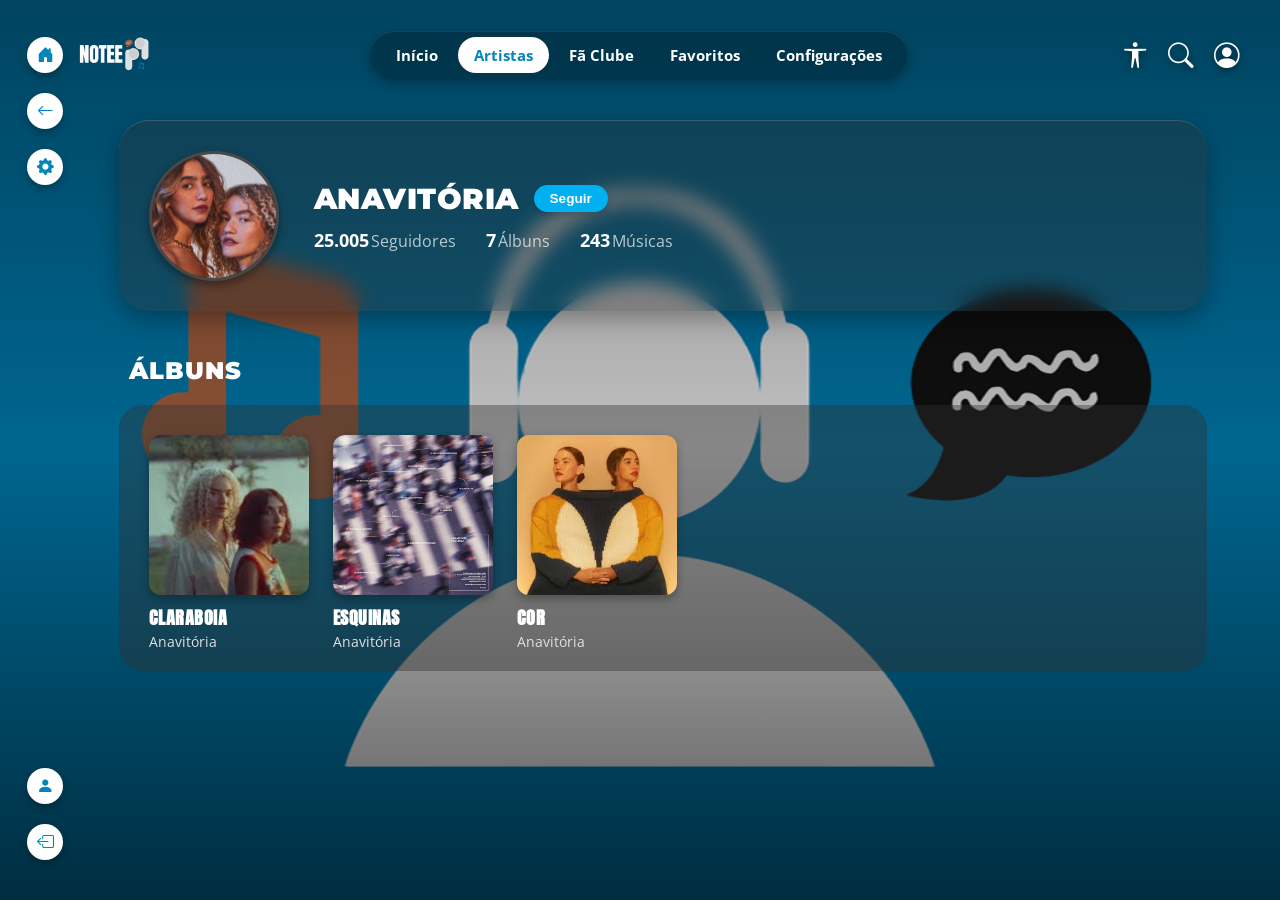
<file: albuns.html>
<!DOCTYPE html>
<html lang="pt-BR">
<head>
    <meta charset="UTF-8">
    <meta name="viewport" content="width=device-width, initial-scale=1.0">
    <title>Notee - Artistas</title>
    <link rel="preconnect" href="https://fonts.googleapis.com">
    <link rel="preconnect" href="https://fonts.gstatic.com" crossorigin>
    <link href="https://fonts.googleapis.com/css2?family=Anton&family=Open+Sans:wght@300;400;600;700&family=Montserrat:wght@900&display=swap" rel="stylesheet">
    <link rel="stylesheet" href="https://cdn.jsdelivr.net/npm/bootstrap-icons@1.11.3/font/bootstrap-icons.min.css">
    
    <link rel="stylesheet" href="style.css">
</head>
<body>

    <header class="main-header">
        <div class="header-left">
            <img src="imagens/Note-Logo.png" alt="Logo Notee" class="logo-img">
        </div>

        <nav class="header-nav">
            <a href="tela_albuns.html" class="nav-item">Início</a>
            <a href="albuns.html" class="nav-item active">Artistas</a>
            <a href="fanClube.html" class="nav-item">Fã Clube</a>
            <a href="tela_favoritos.html" class="nav-item">Favoritos</a>
            <a href="config.html" class="nav-item">Configurações</a>
        </nav>

        <div class="header-right">
            <i class="bi bi-universal-access access-icon"></i>
            <i class="bi bi-search search-icon"></i>
            <a href="perfil.html" style="color: inherit;"><i class="bi bi-person-circle user-icon"></i></a>
        </div>
    </header>

    <div class="container-geral-com-lateral">

        <aside class="menu-lateral">
            <div class="grupo-lateral-topo">
                <a href="tela_albuns.html" class="item-lateral-circular"><i class="bi bi-house-door-fill"></i></a>
                <a href="javascript:history.back()" class="item-lateral-circular"><i class="bi bi-arrow-left"></i></a>
                <a href="config.html" class="item-lateral-circular"><i class="bi bi-gear-fill"></i></a>
            </div>

            <div class="grupo-lateral-rodape">
                <a href="perfil.html" class="item-lateral-circular"><i class="bi bi-person-fill"></i></a>
                <a href="index.html" class="item-lateral-circular"><i class="bi bi-box-arrow-left"></i></a>
            </div>
        </aside>

        <main class="content-container">

            <section class="secao-identidade-usuario">
                
                <div class="avatar-usuario-wrapper">
                    <img src="imagens/AnaVitoriaPrincipal.png" alt="Foto de Anavitória" style="width: 100%; height: 100%; object-fit: cover; border-radius: 50%;">
                </div>

                <div class="infos-usuario-bloco">
                    <div class="linha-topo-usuario">
                        <h1 class="username-title">ANAVITÓRIA</h1>
                        <button class="btn-editar-perfil" style="background-color: #00b0f0;">Seguir</button>
                    </div>
                    
                    <div class="estatisticas-usuario">
                        <div class="stat-item">
                            <strong>25.005</strong><span>Seguidores</span>
                        </div>
                        <div class="stat-item">
                            <strong>7</strong><span>Álbuns</span>
                        </div>
                        <div class="stat-item">
                            <strong>243</strong><span>Músicas</span>
                        </div>
                    </div>
                </div>

            </section>

            <section class="music-section">
                
                <h2 class="section-title">Álbuns</h2>

                <div class="albums-grid">

                    <a href="tela_avaliacao.html" style="text-decoration: none; color: inherit;">
                        <div class="album-card">
                            <img src="imagens/claraboia.jpg" alt="Capa do álbum Claraboia" class="album-cover">
                            <div class="album-info">
                                <h3 class="album-name">Claraboia</h3>
                                <p class="artist-name">Anavitória</p>
                            </div>
                        </div>
                    </a>

                    <div class="album-card">
                        <img src="imagens/esquinas.jpg" alt="Capa do álbum Esquinas" class="album-cover">
                        <div class="album-info">
                            <h3 class="album-name">Esquinas</h3>
                            <p class="artist-name">Anavitória</p>
                        </div>
                    </div>

                    <div class="album-card">
                        <img src="imagens/cor.jpg" alt="Capa do álbum Cor" class="album-cover">
                        <div class="album-info">
                            <h3 class="album-name">Cor</h3>
                            <p class="artist-name">Anavitória</p>
                        </div>
                    </div>

                </div>

            </section>

        </main>
    </div>

</body>
</html>
</file>
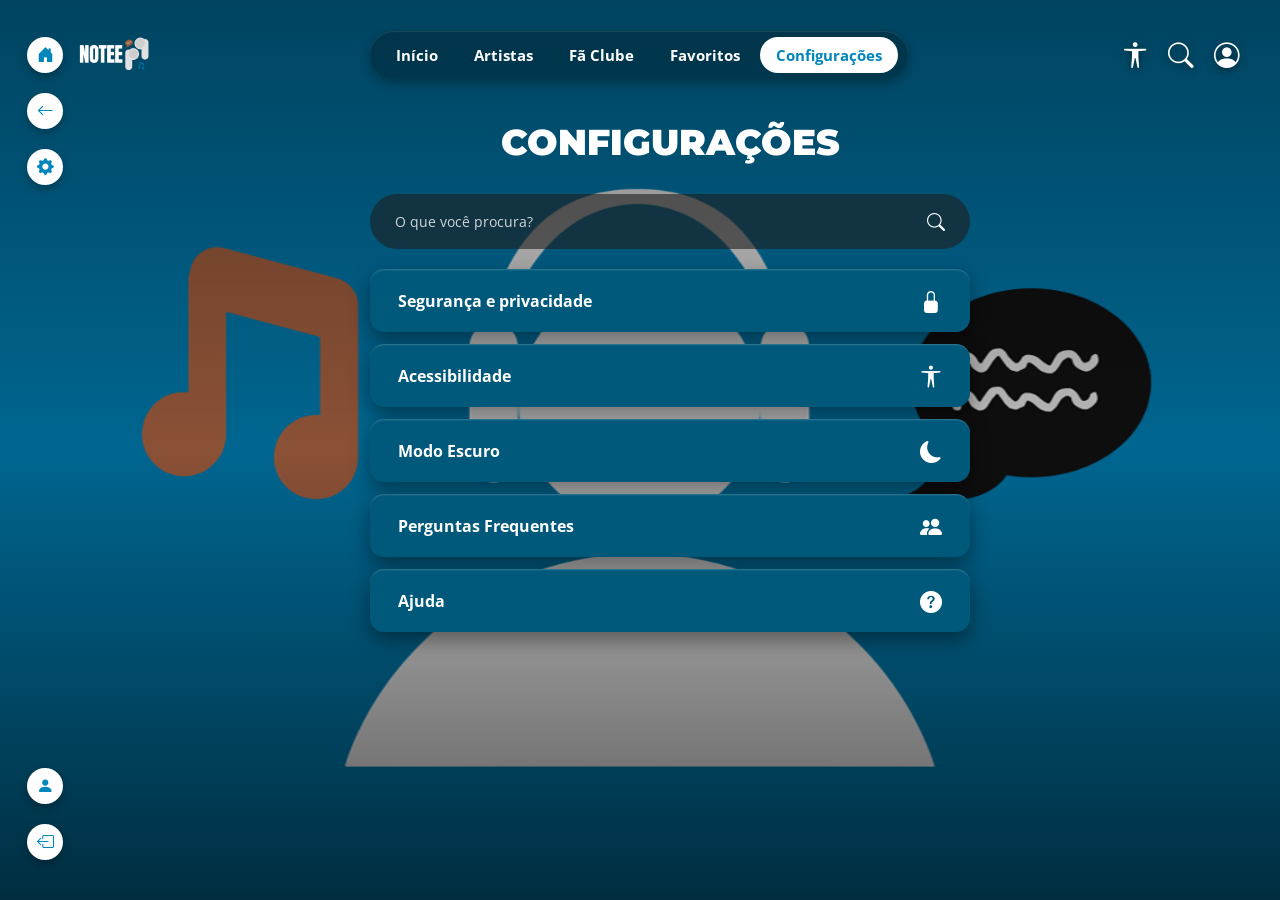
<file: config.html>
<!DOCTYPE html>
<html lang="pt-BR">

<head>
    <meta charset="UTF-8">
    <meta name="viewport" content="width=device-width, initial-scale=1.0">
    <title>Notee - Configurações</title>

    <link rel="preconnect" href="https://fonts.googleapis.com">
    <link rel="preconnect" href="https://fonts.gstatic.com" crossorigin>
    <link
        href="https://fonts.googleapis.com/css2?family=Anton&family=Open+Sans:wght@300;400;600;700&family=Montserrat:wght@900&display=swap"
        rel="stylesheet">

    <link rel="stylesheet" href="https://cdn.jsdelivr.net/npm/bootstrap-icons@1.11.3/font/bootstrap-icons.min.css">

    <link rel="stylesheet" href="style2.css">
</head>

<body>

    <header class="cabecalho-principal">
        <div class="cabecalho-esquerdo">
            <img src="imagens/Note-Logo.png" alt="Logo Notee" class="imagem-logo">
        </div>

        <nav class="navegacao-cabecalho">
            <a href="tela_albuns.html" class="item-navegacao">Início</a> 
            <a href="albuns.html" class="item-navegacao">Artistas</a>
            <a href="fanClube.html" class="item-navegacao">Fã Clube</a>
            <a href="tela_favoritos.html" class="item-navegacao">Favoritos</a>
            <a href="config.html" class="item-navegacao ativo">Configurações</a>
        </nav>

        <div class="cabecalho-direito">
            <i class="bi bi-universal-access icone-acessibilidade"></i>
            <i class="bi bi-search icone-busca"></i>
            <a href="perfil.html" style="color: inherit;"><i class="bi bi-person-circle icone-usuario"></i></a>
        </div>
        </div>
    </header>

    <div class="container-geral-com-lateral">

        <aside class="menu-lateral">
            <div class="grupo-lateral-topo">
                <a href="tela_albuns.html" class="item-lateral-circular"><i class="bi bi-house-door-fill"></i></a>
                <a href="tela_albuns.html" class="item-lateral-circular"><i class="bi bi-arrow-left"></i></a>
                <a href="#" class="item-lateral-circular"><i class="bi bi-gear-fill"></i></a>
            </div>

            <div class="grupo-lateral-rodape">
                <a href="perfil.html" class="item-lateral-circular"><i class="bi bi-person-fill"></i></a>
                <a href="index.html" class="item-lateral-circular"><i class="bi bi-box-arrow-left"></i></a>
            </div>
        </aside>

        <main class="content-container">
            <div class="settings-container">
                <h1 class="settings-title">Configurações</h1>

                <div class="search-box">
                    <input type="text" placeholder="O que você procura?" class="search-input">
                    <i class="bi bi-search search-icon"></i>
                </div>

                <div class="options-panel">

                    <a href="#" class="option-item">
                        <span class="option-text">Segurança e privacidade</span>
                        <i class="bi bi-lock-fill option-icon"></i>
                    </a>

                    <a href="#" class="option-item">
                        <span class="option-text">Acessibilidade</span>
                        <i class="bi bi-universal-access option-icon"></i>
                    </a>

                    <a href="#" class="option-item">
                        <span class="option-text">Modo Escuro</span>
                        <i class="bi bi-moon-fill option-icon"></i>
                    </a>

                    <a href="#" class="option-item">
                        <span class="option-text">Perguntas Frequentes</span>
                        <i class="bi bi-people-fill option-icon"></i>
                    </a>

                    <a href="#" class="option-item">
                        <span class="option-text">Ajuda</span>
                        <i class="bi bi-question-circle-fill option-icon"></i>
                    </a>

                </div>
            </div>
        </main>
    </div>

    <script src="script.js"></script>

</body>

</html>
</file>
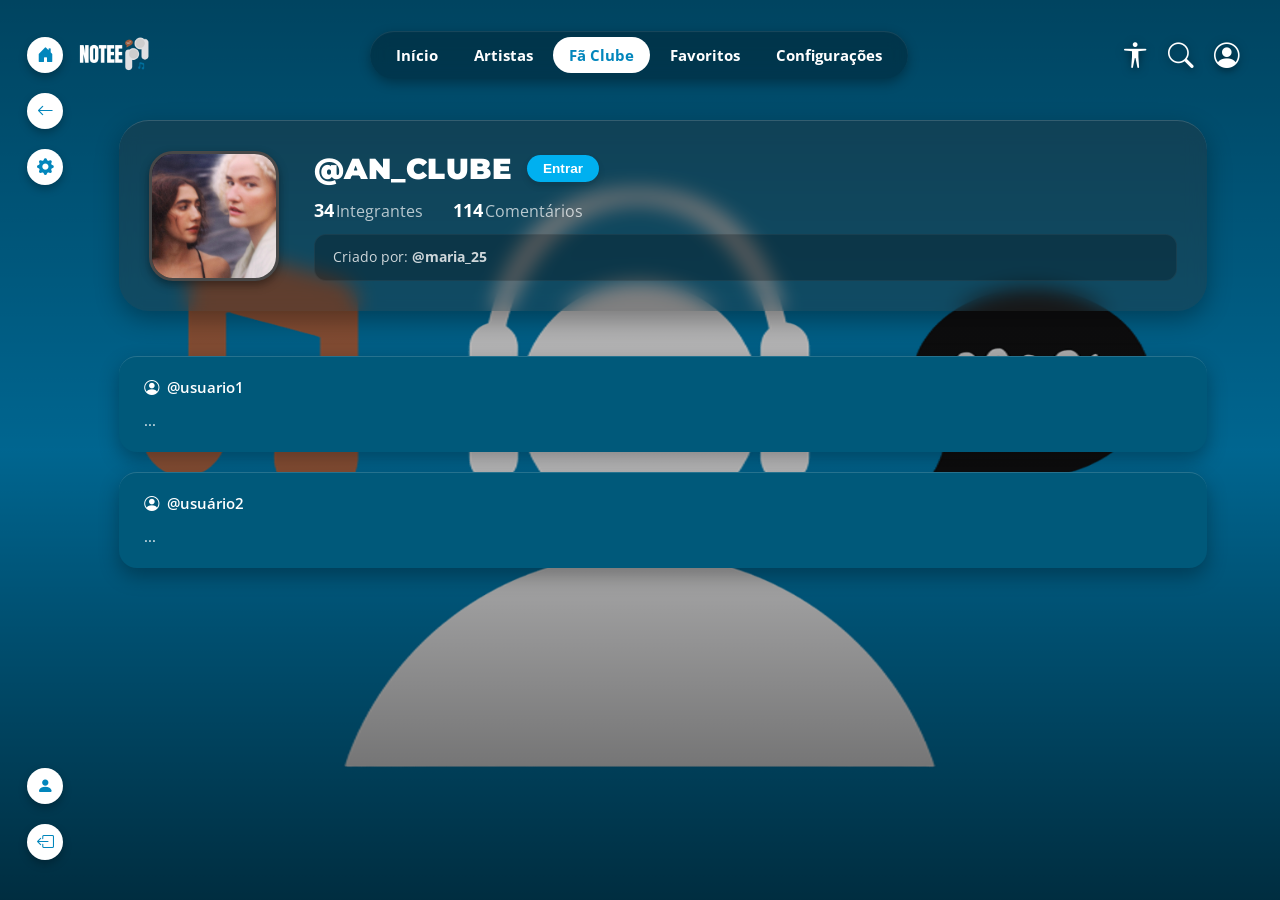
<file: fanClube.html>
<!DOCTYPE html>
<html lang="pt-BR">
<head>
    <meta charset="UTF-8">
    <meta name="viewport" content="width=device-width, initial-scale=1.0">
    <title>Notee - Fã Clubes</title>
    <link rel="preconnect" href="https://fonts.googleapis.com">
    <link rel="preconnect" href="https://fonts.gstatic.com" crossorigin>
    <link href="https://fonts.googleapis.com/css2?family=Anton&family=Open+Sans:wght@300;400;600;700&family=Montserrat:wght@900&display=swap" rel="stylesheet">
    
    <link rel="stylesheet" href="https://cdn.jsdelivr.net/npm/bootstrap-icons@1.11.3/font/bootstrap-icons.min.css">
    
    <link rel="stylesheet" href="style.css">
</head>
<body>

    <header class="main-header">
        <div class="header-left">
            <img src="imagens/Note-Logo.png" alt="Logo Notee" class="logo-img">
        </div>

        <nav class="header-nav">
            <a href="tela_albuns.html" class="nav-item">Início</a>
            <a href="albuns.html" class="nav-item">Artistas</a>
            <a href="fanClube.html" class="nav-item active">Fã Clube</a>
            <a href="tela_favoritos.html" class="nav-item">Favoritos</a>
            <a href="config.html" class="nav-item">Configurações</a>
        </nav>

        <div class="header-right">
            <i class="bi bi-universal-access access-icon"></i>
            <i class="bi bi-search search-icon"></i>
            <a href="perfil.html" style="color: inherit;"><i class="bi bi-person-circle user-icon"></i></a>
        </div>
    </header>

    <div class="container-geral-com-lateral">

        <aside class="menu-lateral">
            <div class="grupo-lateral-topo">
                <a href="tela_albuns.html" class="item-lateral-circular"><i class="bi bi-house-door-fill"></i></a>
                <a href="javascript:history.back()" class="item-lateral-circular"><i class="bi bi-arrow-left"></i></a>
                <a href="config.html" class="item-lateral-circular"><i class="bi bi-gear-fill"></i></a>
            </div>

            <div class="grupo-lateral-rodape">
                <a href="perfil.html" class="item-lateral-circular"><i class="bi bi-person-fill"></i></a>
                <a href="index.html" class="item-lateral-circular"><i class="bi bi-box-arrow-left"></i></a>
            </div>
        </aside>

        <main class="content-container">

            <section class="secao-identidade-usuario">
                
                <div class="avatar-usuario-wrapper" style="border-radius: 24px; overflow: hidden;">
                    <img src="imagens/AnaVitoriafanclube.jpg" alt="Capa do clube AN_CLUBE" style="width: 100%; height: 100%; object-fit: cover;">
                </div>

                <div class="infos-usuario-bloco">
                    <div class="linha-topo-usuario">
                        <h1 class="username-title">@AN_CLUBE</h1>
                        <button class="btn-editar-perfil" style="background-color: #00b0f0;">Entrar</button>
                    </div>
                    
                    <div class="estatisticas-usuario">
                        <div class="stat-item">
                            <strong>34</strong><span>Integrantes</span>
                        </div>
                        <div class="stat-item">
                            <strong>114</strong><span>Comentários</span>
                        </div>
                    </div>

                    <div class="caixa-bio-usuario">
                        <p>Criado por: <strong>@maria_25</strong></p>
                    </div>
                </div>

            </section>

            <section class="reviews-container-block">
                
                <div class="bloco-resenha-item">
                    <div class="balao-resenha-conteudo">
                        <div class="topo-balao-resenha">
                            <span class="usuario-resenha"><i class="bi bi-person-circle"></i> @usuario1</span>
                        </div>
                        <p class="texto-resenha">...</p>
                    </div>
                </div>

                <div class="bloco-resenha-item">
                    <div class="balao-resenha-conteudo">
                        <div class="topo-balao-resenha">
                            <span class="usuario-resenha"><i class="bi bi-person-circle"></i> @usuário2</span>
                        </div>
                        <p class="texto-resenha">...</p>
                    </div>
                </div>

            </section>

        </main>
    </div>

</body>
</html>
</file>
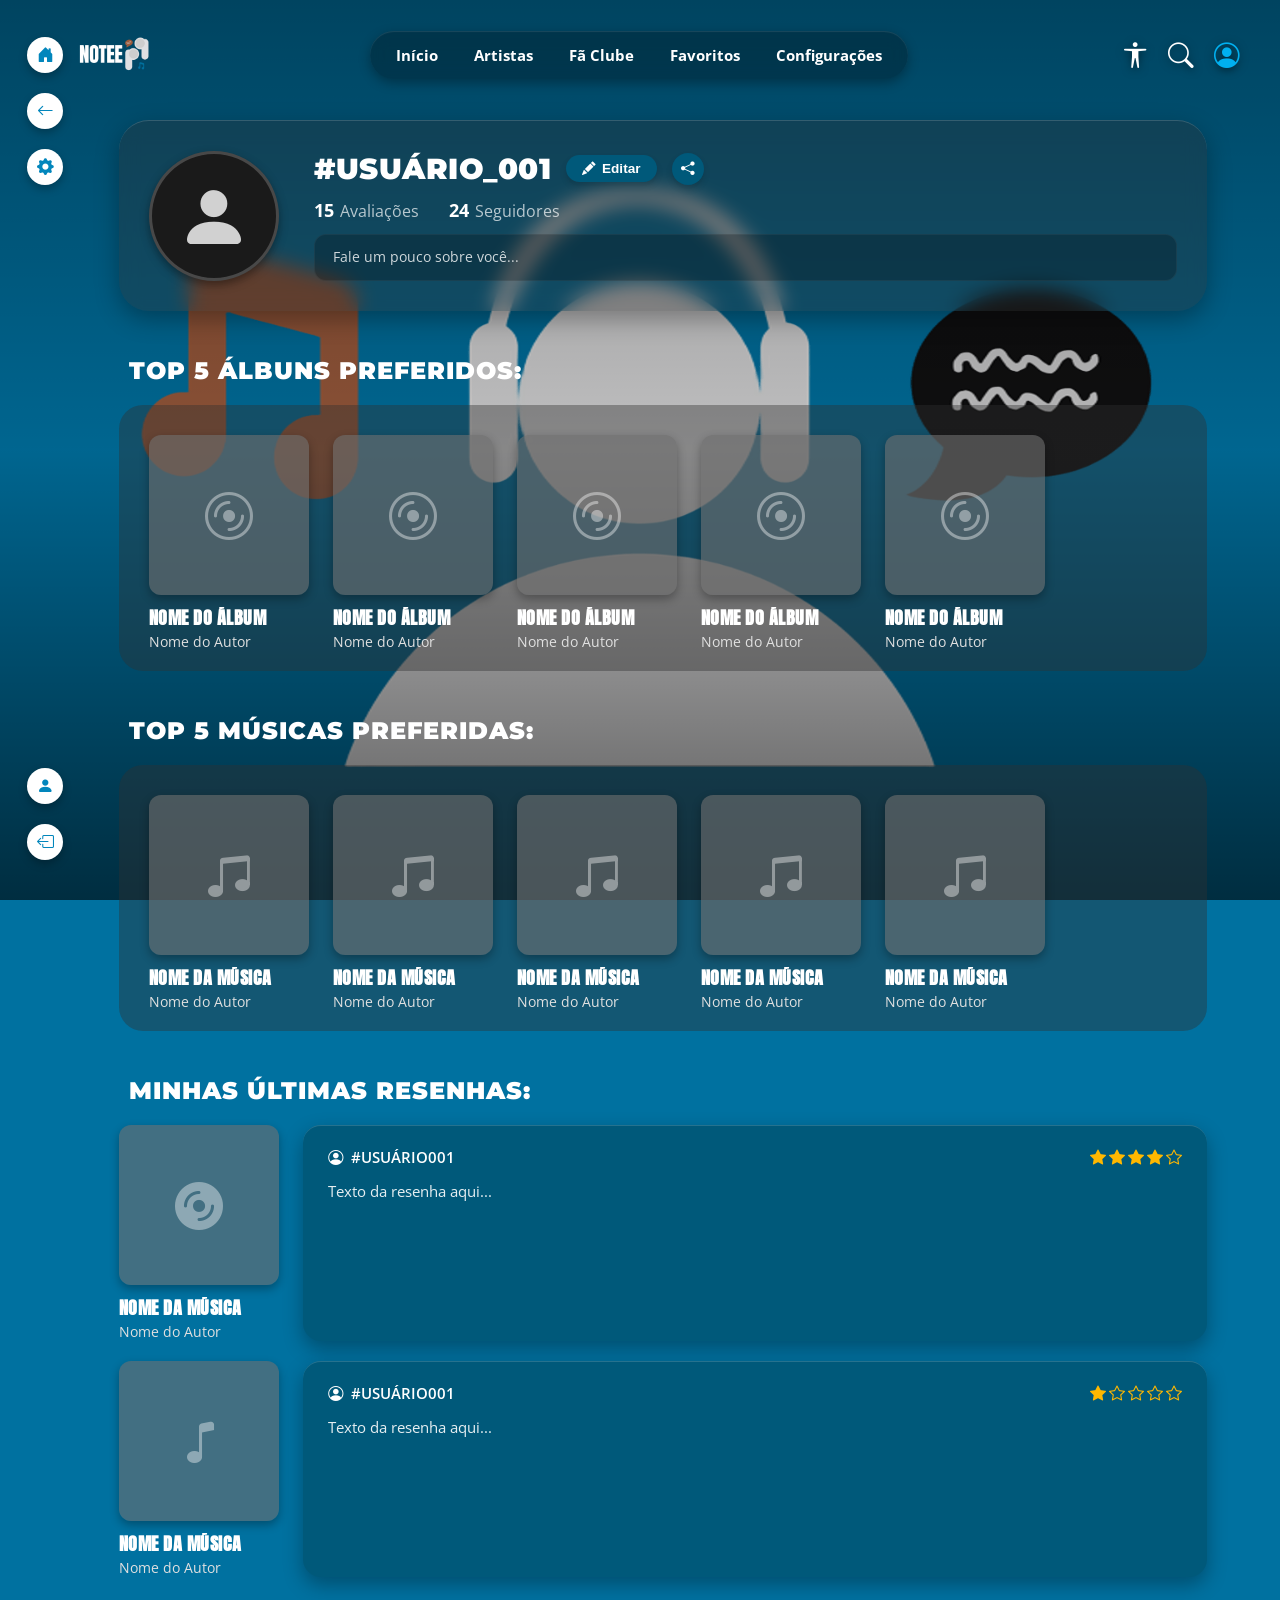
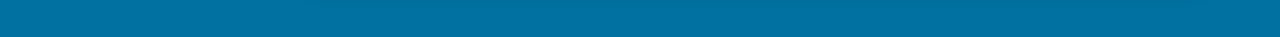
<file: perfil.html>
<!DOCTYPE html>
<html lang="pt-BR">

<head>
    <meta charset="UTF-8">
    <meta name="viewport" content="width=device-width, initial-scale=1.0">
    <title>Notee - Perfil</title>

    <link rel="preconnect" href="https://fonts.googleapis.com">
    <link rel="preconnect" href="https://fonts.gstatic.com" crossorigin>
    <link
        href="https://fonts.googleapis.com/css2?family=Anton&family=Open+Sans:wght@300;400;600;700&family=Montserrat:wght@900&display=swap"
        rel="stylesheet">

    <link rel="stylesheet" href="https://cdn.jsdelivr.net/npm/bootstrap-icons@1.11.3/font/bootstrap-icons.min.css">

    <link rel="stylesheet" href="style.css">
</head>

<body>

    <header class="main-header">
        <div class="header-left">
            <img src="imagens/Note-Logo.png" alt="Logo Notee" class="logo-img">
        </div>

        <nav class="header-nav">
            <a href="tela_albuns.html" class="nav-item">Início</a>
            <a href="albuns.html" class="nav-item">Artistas</a>
            <a href="fanClube.html" class="nav-item">Fã Clube</a>
            <a href="tela_favoritos.html" class="nav-item">Favoritos</a>
            <a href="config.html" class="nav-item">Configurações</a>
        </nav>

        <div class="header-right">
            <i class="bi bi-universal-access access-icon"></i>
            <i class="bi bi-search search-icon"></i>
            <a href="perfil.html" style="color: inherit;">
                <i class="bi bi-person-circle user-icon active-profile"></i> </a>
        </div>
    </header>

    <div class="container-geral-com-lateral">

        <aside class="menu-lateral">
            <div class="grupo-lateral-topo">
                <a href="tela_albuns.html" class="item-lateral-circular"><i class="bi bi-house-door-fill"></i></a>
                <a href="tela_albuns.html" class="item-lateral-circular"><i class="bi bi-arrow-left"></i></a>
                <a href="config.html" class="item-lateral-circular"><i class="bi bi-gear-fill"></i></a>
            </div>

            <div class="grupo-lateral-rodape">
                <a href="perfil.html" class="item-lateral-circular"><i class="bi bi-person-fill"></i></a>
                <a href="index.html" class="item-lateral-circular"><i class="bi bi-box-arrow-left"></i></a>
            </div>
        </aside>

        <main class="content-container">

            <section class="secao-identidade-usuario">
                <div class="avatar-usuario-wrapper">
                    <i class="bi bi-person-fill"></i>
                </div>

                <div class="infos-usuario-bloco">
                    <div class="linha-topo-usuario">
                        <h1 class="username-title">#USUÁRIO_001</h1>
                        <button class="btn-editar-perfil"><i class="bi bi-pencil-fill"></i>Editar</button>
                        <button class="btn-compartilhar-perfil"><i class="bi bi-share-fill"></i></button>
                    </div>

                    <div class="estatisticas-usuario">
                        <div class="stat-item"><strong>15</strong> <span>Avaliações</span></div>
                        <div class="stat-item"><strong>24</strong> <span>Seguidores</span></div>
                    </div>

                    <div class="caixa-bio-usuario">
                        <p>Fale um pouco sobre você...</p>
                    </div>
                </div>
            </section>

            <section class="music-section">
                <h2 class="section-title">Top 5 álbuns preferidos:</h2>
                <div class="albums-grid">
                    <div class="album-card">
                        <div class="album-cover placeholder-cover"><i class="bi bi-disc"></i></div>
                        <div class="album-info">
                            <h3 class="album-name">Nome do Álbum</h3>
                            <p class="artist-name">Nome do Autor</p>
                        </div>
                    </div>
                    <div class="album-card">
                        <div class="album-cover placeholder-cover"><i class="bi bi-disc"></i></div>
                        <div class="album-info">
                            <h3 class="album-name">Nome do Álbum</h3>
                            <p class="artist-name">Nome do Autor</p>
                        </div>
                    </div>
                    <div class="album-card">
                        <div class="album-cover placeholder-cover"><i class="bi bi-disc"></i></div>
                        <div class="album-info">
                            <h3 class="album-name">Nome do Álbum</h3>
                            <p class="artist-name">Nome do Autor</p>
                        </div>
                    </div>
                    <div class="album-card">
                        <div class="album-cover placeholder-cover"><i class="bi bi-disc"></i></div>
                        <div class="album-info">
                            <h3 class="album-name">Nome do Álbum</h3>
                            <p class="artist-name">Nome do Autor</p>
                        </div>
                    </div>
                    <div class="album-card">
                        <div class="album-cover placeholder-cover"><i class="bi bi-disc"></i></div>
                        <div class="album-info">
                            <h3 class="album-name">Nome do Álbum</h3>
                            <p class="artist-name">Nome do Autor</p>
                        </div>
                    </div>
                </div>
            </section>

            <section class="music-section">
                <h2 class="section-title">Top 5 músicas preferidas:</h2>
                <div class="albums-grid">
                    <div class="album-card">
                        <div class="album-cover placeholder-cover"><i class="bi bi-music-note-beamed"></i></div>
                        <div class="album-info">
                            <h3 class="album-name">Nome da Música</h3>
                            <p class="artist-name">Nome do Autor</p>
                        </div>
                    </div>
                    <div class="album-card">
                        <div class="album-cover placeholder-cover"><i class="bi bi-music-note-beamed"></i></div>
                        <div class="album-info">
                            <h3 class="album-name">Nome da Música</h3>
                            <p class="artist-name">Nome do Autor</p>
                        </div>
                    </div>
                    <div class="album-card">
                        <div class="album-cover placeholder-cover"><i class="bi bi-music-note-beamed"></i></div>
                        <div class="album-info">
                            <h3 class="album-name">Nome da Música</h3>
                            <p class="artist-name">Nome do Autor</p>
                        </div>
                    </div>
                    <div class="album-card">
                        <div class="album-cover placeholder-cover"><i class="bi bi-music-note-beamed"></i></div>
                        <div class="album-info">
                            <h3 class="album-name">Nome da Música</h3>
                            <p class="artist-name">Nome do Autor</p>
                        </div>
                    </div>
                    <div class="album-card">
                        <div class="album-cover placeholder-cover"><i class="bi bi-music-note-beamed"></i></div>
                        <div class="album-info">
                            <h3 class="album-name">Nome da Música</h3>
                            <p class="artist-name">Nome do Autor</p>
                        </div>
                    </div>
                </div>
            </section>

            <section class="music-section reviews-container-block">
                <h2 class="section-title">Minhas últimas resenhas:</h2>

                <div class="bloco-resenha-item">
                    <div class="album-card review-card-fixo">
                        <div class="album-cover placeholder-cover"><i class="bi bi-disc-fill"></i></div>
                        <div class="album-info">
                            <h3 class="album-name">Nome da Música</h3>
                            <p class="artist-name">Nome do Autor</p>
                        </div>
                    </div>

                    <div class="balao-resenha-conteudo">
                        <div class="topo-balao-resenha">
                            <div class="usuario-resenha"><i class="bi bi-person-circle"></i> <span>#USUÁRIO001</span>
                            </div>
                            <div class="estrelas-resenha">
                                <i class="bi bi-star-fill"></i>
                                <i class="bi bi-star-fill"></i>
                                <i class="bi bi-star-fill"></i>
                                <i class="bi bi-star-fill"></i>
                                <i class="bi bi-star"></i>
                            </div>
                        </div>
                        <p class="texto-resenha">Texto da resenha aqui...</p>
                    </div>
                </div>

                <div class="bloco-resenha-item">
                    <div class="album-card review-card-fixo">
                        <div class="album-cover placeholder-cover"><i class="bi bi-music-note"></i></div>
                        <div class="album-info">
                            <h3 class="album-name">Nome da Música</h3>
                            <p class="artist-name">Nome do Autor</p>
                        </div>
                    </div>

                    <div class="balao-resenha-conteudo">
                        <div class="topo-balao-resenha">
                            <div class="usuario-resenha"><i class="bi bi-person-circle"></i> <span>#USUÁRIO001</span>
                            </div>
                            <div class="estrelas-resenha">
                                <i class="bi bi-star-fill"></i>
                                <i class="bi bi-star"></i>
                                <i class="bi bi-star"></i>
                                <i class="bi bi-star"></i>
                                <i class="bi bi-star"></i>
                            </div>
                        </div>
                        <p class="texto-resenha">Texto da resenha aqui...</p>
                    </div>
                </div>
            </section>

        </main>
    </div>

    <script src="script.js"></script>

</body>

</html>
</file>
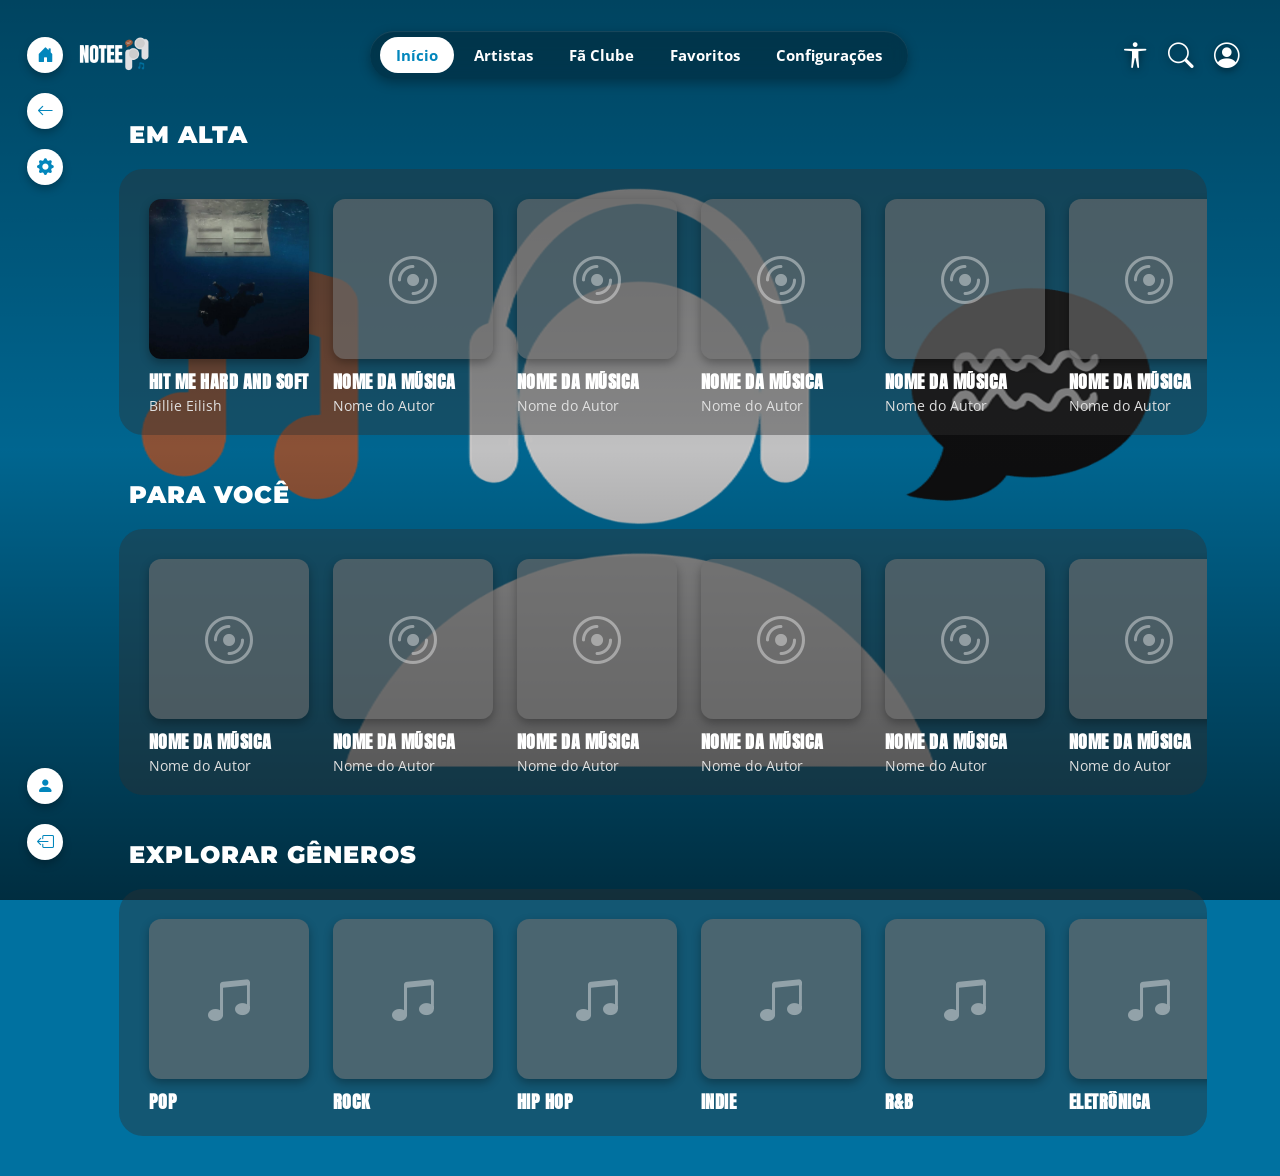
<file: tela_albuns.html>
<!DOCTYPE html>
<html lang="pt-BR">

<head>
    <meta charset="UTF-8">
    <meta name="viewport" content="width=device-width, initial-scale=1.0">
    <title>Notee - Álbuns</title>
    <link rel="preconnect" href="https://fonts.googleapis.com">
    <link rel="preconnect" href="https://fonts.gstatic.com" crossorigin>
    <link href="https://fonts.googleapis.com/css2?family=Anton&family=Open+Sans:wght@300;400;600;700&family=Montserrat:wght@900&display=swap" rel="stylesheet">

    <link rel="stylesheet" href="https://cdn.jsdelivr.net/npm/bootstrap-icons@1.11.3/font/bootstrap-icons.min.css">

    <link rel="stylesheet" href="style.css">
</head>

<body>

    <header class="main-header">
        <div class="header-left">
            <img src="imagens/Note-Logo.png" alt="Logo Notee" class="logo-img">
        </div>

        <nav class="header-nav">
            <a href="tela_albuns.html" class="nav-item active">Início</a>
            <a href="albuns.html" class="nav-item">Artistas</a>
            <a href="fanClube.html" class="nav-item">Fã Clube</a>
            <a href="#" class="nav-item">Favoritos</a>
            <a href="config.html" class="nav-item">Configurações</a>
        </nav>

        <div class="header-right">
            <i class="bi bi-universal-access access-icon"></i>
            <i class="bi bi-search search-icon"></i>
            <a href="perfil.html" style="color: inherit;"><i class="bi bi-person-circle user-icon"></i></a>
        </div>
    </header>

    <div class="container-geral-com-lateral">

        <aside class="menu-lateral">
            <div class="grupo-lateral-topo">
                <a href="tela_albuns.html" class="item-lateral-circular"><i class="bi bi-house-door-fill"></i></a>
                <a href="index.html" class="item-lateral-circular"><i class="bi bi-arrow-left"></i></a>
                <a href="config.html" class="item-lateral-circular"><i class="bi bi-gear-fill"></i></a>
            </div>

            <div class="grupo-lateral-rodape">
                <a href="perfil.html" class="item-lateral-circular"><i class="bi bi-person-fill"></i></a>
                <a href="index.html" class="item-lateral-circular"><i class="bi bi-box-arrow-left"></i></a>
            </div>
        </aside>

        <main class="content-container">

            <section class="music-section">
                <h2 class="section-title">Em alta</h2>
                <div class="albums-grid">

                    <a href="tela_avaliacao.html" style="text-decoration: none; color: inherit;">
                        <div class="album-card">
                            <img src="imagens/hmhas.jpg" alt="Capa do Álbum" class="album-cover">
                            <div class="album-info">
                                <h3 class="album-name">HIT ME HARD AND SOFT</h3>
                                <p class="artist-name">Billie Eilish</p>
                            </div>
                        </div>
                    </a>

                    <div class="album-card">
                        <div class="album-cover placeholder-cover"><i class="bi bi-disc"></i></div>
                        <div class="album-info">
                            <h3 class="album-name">NOME DA MÚSICA</h3>
                            <p class="artist-name">Nome do Autor</p>
                        </div>
                    </div>

                    <div class="album-card">
                        <div class="album-cover placeholder-cover"><i class="bi bi-disc"></i></div>
                        <div class="album-info">
                            <h3 class="album-name">NOME DA MÚSICA</h3>
                            <p class="artist-name">Nome do Autor</p>
                        </div>
                    </div>

                    <div class="album-card">
                        <div class="album-cover placeholder-cover"><i class="bi bi-disc"></i></div>
                        <div class="album-info">
                            <h3 class="album-name">NOME DA MÚSICA</h3>
                            <p class="artist-name">Nome do Autor</p>
                        </div>
                    </div>

                    <div class="album-card">
                        <div class="album-cover placeholder-cover"><i class="bi bi-disc"></i></div>
                        <div class="album-info">
                            <h3 class="album-name">NOME DA MÚSICA</h3>
                            <p class="artist-name">Nome do Autor</p>
                        </div>
                    </div>

                    <div class="album-card">
                        <div class="album-cover placeholder-cover"><i class="bi bi-disc"></i></div>
                        <div class="album-info">
                            <h3 class="album-name">NOME DA MÚSICA</h3>
                            <p class="artist-name">Nome do Autor</p>
                        </div>
                    </div>

                    <div class="album-card">
                        <div class="album-cover placeholder-cover"><i class="bi bi-disc"></i></div>
                        <div class="album-info">
                            <h3 class="album-name">NOME DA MÚSICA</h3>
                            <p class="artist-name">Nome do Autor</p>
                        </div>
                    </div>

                    <div class="album-card">
                        <div class="album-cover placeholder-cover"><i class="bi bi-disc"></i></div>
                        <div class="album-info">
                            <h3 class="album-name">NOME DA MÚSICA</h3>
                            <p class="artist-name">Nome do Autor</p>
                        </div>
                    </div>

                    <div class="album-card">
                        <div class="album-cover placeholder-cover"><i class="bi bi-disc"></i></div>
                        <div class="album-info">
                            <h3 class="album-name">NOME DA MÚSICA</h3>
                            <p class="artist-name">Nome do Autor</p>
                        </div>
                    </div>

                    <div class="album-card">
                        <div class="album-cover placeholder-cover"><i class="bi bi-disc"></i></div>
                        <div class="album-info">
                            <h3 class="album-name">NOME DA MÚSICA</h3>
                            <p class="artist-name">Nome do Autor</p>
                        </div>
                    </div>

                </div>
            </section>

            <section class="music-section">
                <h2 class="section-title">Para você</h2>
                <div class="albums-grid">

                    <div class="album-card">
                        <div class="album-cover placeholder-cover"><i class="bi bi-disc"></i></div>
                        <div class="album-info">
                            <h3 class="album-name">NOME DA MÚSICA</h3>
                            <p class="artist-name">Nome do Autor</p>
                        </div>
                    </div>

                    <div class="album-card">
                        <div class="album-cover placeholder-cover"><i class="bi bi-disc"></i></div>
                        <div class="album-info">
                            <h3 class="album-name">NOME DA MÚSICA</h3>
                            <p class="artist-name">Nome do Autor</p>
                        </div>
                    </div>

                    <div class="album-card">
                        <div class="album-cover placeholder-cover"><i class="bi bi-disc"></i></div>
                        <div class="album-info">
                            <h3 class="album-name">NOME DA MÚSICA</h3>
                            <p class="artist-name">Nome do Autor</p>
                        </div>
                    </div>

                    <div class="album-card">
                        <div class="album-cover placeholder-cover"><i class="bi bi-disc"></i></div>
                        <div class="album-info">
                            <h3 class="album-name">NOME DA MÚSICA</h3>
                            <p class="artist-name">Nome do Autor</p>
                        </div>
                    </div>

                    <div class="album-card">
                        <div class="album-cover placeholder-cover"><i class="bi bi-disc"></i></div>
                        <div class="album-info">
                            <h3 class="album-name">NOME DA MÚSICA</h3>
                            <p class="artist-name">Nome do Autor</p>
                        </div>
                    </div>

                    <div class="album-card">
                        <div class="album-cover placeholder-cover"><i class="bi bi-disc"></i></div>
                        <div class="album-info">
                            <h3 class="album-name">NOME DA MÚSICA</h3>
                            <p class="artist-name">Nome do Autor</p>
                        </div>
                    </div>

                    <div class="album-card">
                        <div class="album-cover placeholder-cover"><i class="bi bi-disc"></i></div>
                        <div class="album-info">
                            <h3 class="album-name">NOME DA MÚSICA</h3>
                            <p class="artist-name">Nome do Autor</p>
                        </div>
                    </div>

                    <div class="album-card">
                        <div class="album-cover placeholder-cover"><i class="bi bi-disc"></i></div>
                        <div class="album-info">
                            <h3 class="album-name">NOME DA MÚSICA</h3>
                            <p class="artist-name">Nome do Autor</p>
                        </div>
                    </div>

                    <div class="album-card">
                        <div class="album-cover placeholder-cover"><i class="bi bi-disc"></i></div>
                        <div class="album-info">
                            <h3 class="album-name">NOME DA MÚSICA</h3>
                            <p class="artist-name">Nome do Autor</p>
                        </div>
                    </div>

                    <div class="album-card">
                        <div class="album-cover placeholder-cover"><i class="bi bi-disc"></i></div>
                        <div class="album-info">
                            <h3 class="album-name">NOME DA MÚSICA</h3>
                            <p class="artist-name">Nome do Autor</p>
                        </div>
                    </div>

                </div>
            </section>

            <section class="music-section">
                <h2 class="section-title">Explorar gêneros</h2>
                <div class="albums-grid">

                    <div class="album-card">
                        <div class="album-cover placeholder-cover"><i class="bi bi-music-note-beamed"></i></div>
                        <div class="album-info">
                            <h3 class="album-name">POP</h3>
                        </div>
                    </div>

                    <div class="album-card">
                        <div class="album-cover placeholder-cover"><i class="bi bi-music-note-beamed"></i></div>
                        <div class="album-info">
                            <h3 class="album-name">ROCK</h3>
                        </div>
                    </div>

                    <div class="album-card">
                        <div class="album-cover placeholder-cover"><i class="bi bi-music-note-beamed"></i></div>
                        <div class="album-info">
                            <h3 class="album-name">HIP HOP</h3>
                        </div>
                    </div>

                    <div class="album-card">
                        <div class="album-cover placeholder-cover"><i class="bi bi-music-note-beamed"></i></div>
                        <div class="album-info">
                            <h3 class="album-name">INDIE</h3>
                        </div>
                    </div>

                    <div class="album-card">
                        <div class="album-cover placeholder-cover"><i class="bi bi-music-note-beamed"></i></div>
                        <div class="album-info">
                            <h3 class="album-name">R&B</h3>
                        </div>
                    </div>

                    <div class="album-card">
                        <div class="album-cover placeholder-cover"><i class="bi bi-music-note-beamed"></i></div>
                        <div class="album-info">
                            <h3 class="album-name">ELETRÔNICA</h3>
                        </div>
                    </div>

                    <div class="album-card">
                        <div class="album-cover placeholder-cover"><i class="bi bi-music-note-beamed"></i></div>
                        <div class="album-info">
                            <h3 class="album-name">SERTANEJO</h3>
                        </div>
                    </div>

                    <div class="album-card">
                        <div class="album-cover placeholder-cover"><i class="bi bi-music-note-beamed"></i></div>
                        <div class="album-info">
                            <h3 class="album-name">MPB</h3>
                        </div>
                    </div>

                    <div class="album-card">
                        <div class="album-cover placeholder-cover"><i class="bi bi-music-note-beamed"></i></div>
                        <div class="album-info">
                            <h3 class="album-name">JAZZ</h3>
                        </div>
                    </div>

                    <div class="album-card">
                        <div class="album-cover placeholder-cover"><i class="bi bi-music-note-beamed"></i></div>
                        <div class="album-info">
                            <h3 class="album-name">LATINO</h3>
                        </div>
                    </div>

                </div>
            </section>

        </main>
    </div>

    <script src="script.js"></script>
</body>

</html>
</file>
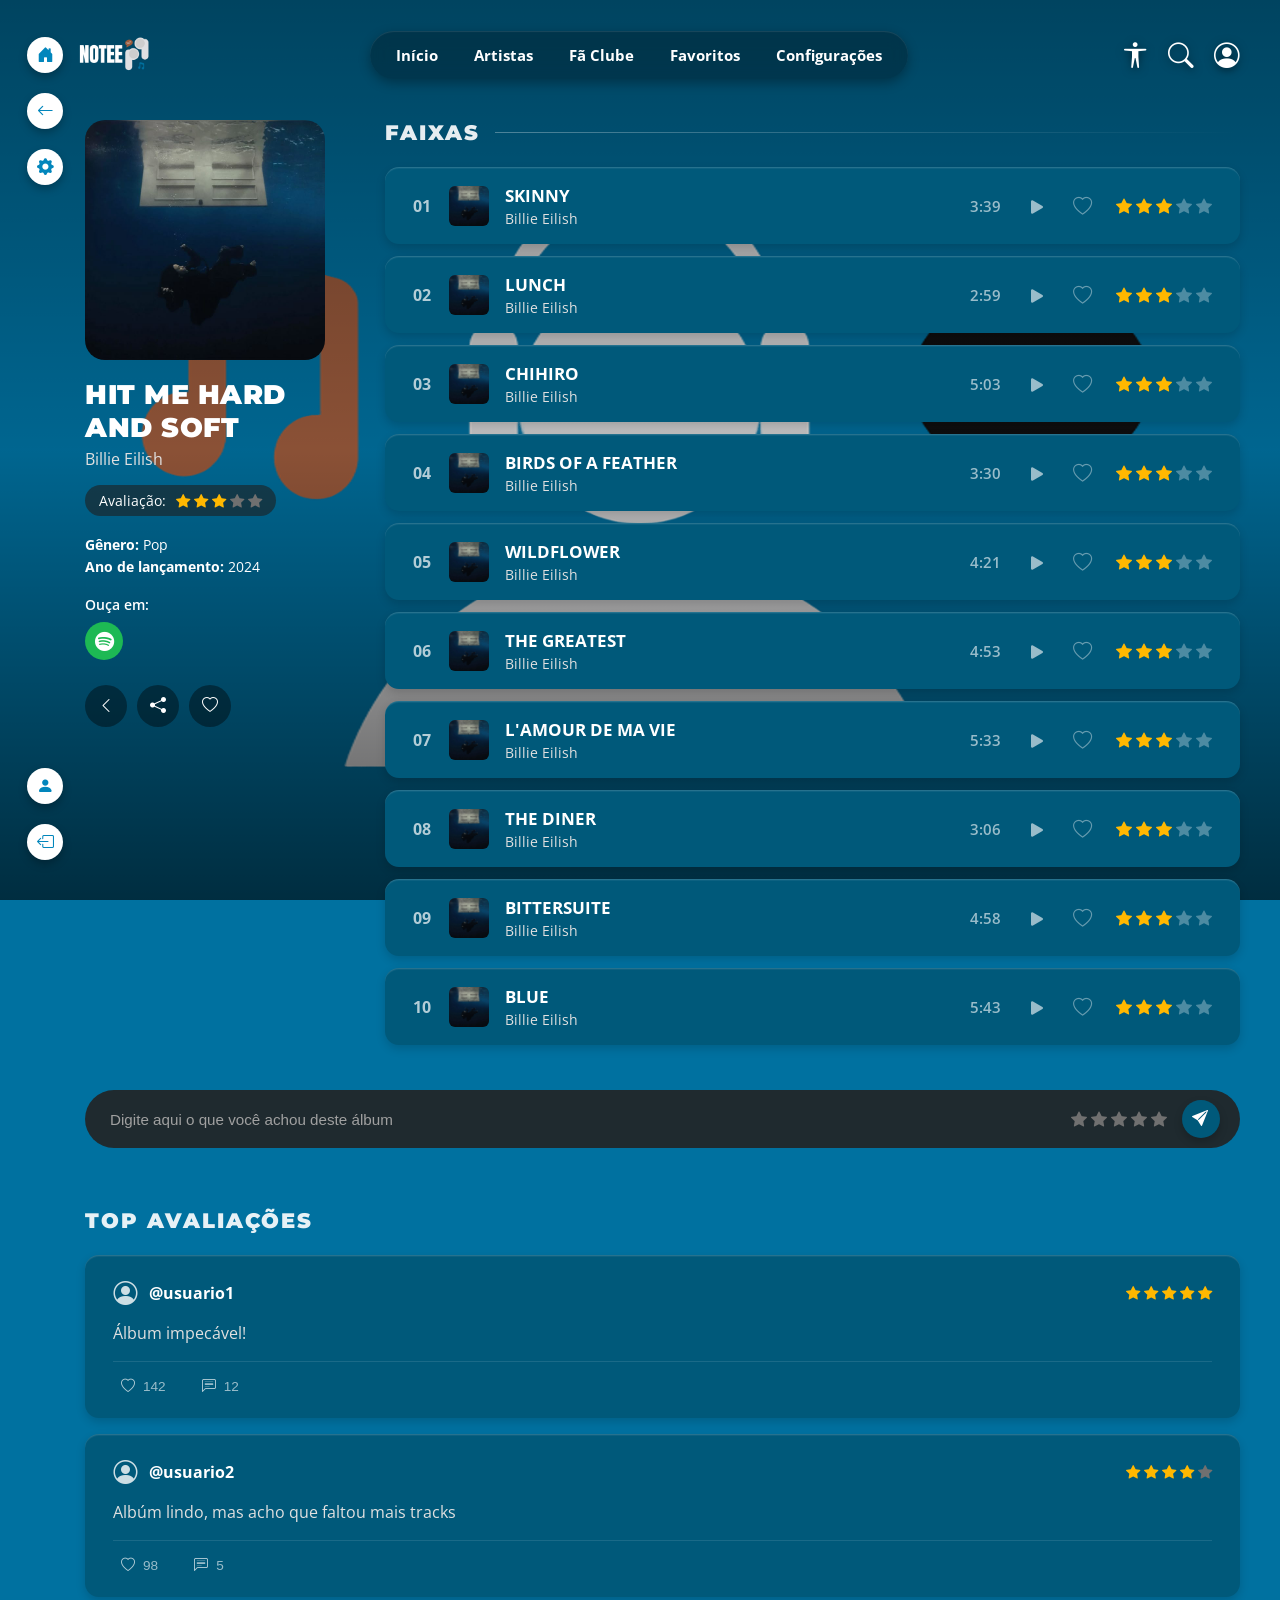
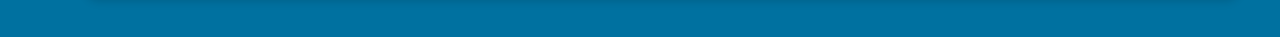
<file: tela_avaliacao.html>
<!DOCTYPE html>
<html lang="pt-BR">

<head>
    <meta charset="UTF-8">
    <meta name="viewport" content="width=device-width, initial-scale=1.0">
    <title>Notee</title>

    <link rel="preconnect" href="https://fonts.googleapis.com">
    <link rel="preconnect" href="https://fonts.gstatic.com" crossorigin>
    <link
        href="https://fonts.googleapis.com/css2?family=Anton&family=Open+Sans:wght@300;400;600;700&family=Montserrat:wght@900&display=swap"
        rel="stylesheet">

    <link rel="stylesheet" href="https://cdn.jsdelivr.net/npm/bootstrap-icons@1.11.3/font/bootstrap-icons.min.css">

    <link rel="stylesheet" href="style.css">
</head>

<body>

    <header class="main-header">
        <div class="header-left">
            <img src="imagens/Note-Logo.png" alt="Logo Notee" class="logo-img">
        </div>

        <nav class="header-nav">
            <a href="tela_albuns.html" class="nav-item">Início</a>
            <a href="albuns.html" class="nav-item">Artistas</a>
            <a href="fanclube.html" class="nav-item">Fã Clube</a>
            <a href="tela_favoritos.html" class="nav-item">Favoritos</a>
            <a href="config.html" class="nav-item">Configurações</a>
        </nav>

        <div class="header-right">
            <i class="bi bi-universal-access access-icon"></i>
            <i class="bi bi-search search-icon"></i>
            <a href="perfil.html" style="color: inherit;"><i class="bi bi-person-circle user-icon"></i></a>
        </div>
    </header>

    <div class="container-geral-com-lateral">

        <aside class="menu-lateral">
            <div class="grupo-lateral-topo">
                <a href="tela_albuns.html" class="item-lateral-circular"><i class="bi bi-house-door-fill"></i></a>
                <a href="index.html" class="item-lateral-circular"><i class="bi bi-arrow-left"></i></a>
                <a href="config.html" class="item-lateral-circular"><i class="bi bi-gear-fill"></i></a>
            </div>

            <div class="grupo-lateral-rodape">
                <a href="perfil.html" class="item-lateral-circular"><i class="bi bi-person-fill"></i></a>
                <a href="#" class="item-lateral-circular"><i class="bi bi-box-arrow-left"></i></a>
            </div>
        </aside>

        <main class="content-container">

            <div class="layout-album">

                <aside class="detalhes-album">
                    <div class="capa-album-grande"></div>

                    <h1 class="titulo-album">HIT ME HARD AND SOFT</h1>
                    <p class="autor-album">Billie Eilish</p>

                    <div class="box-avaliacao">
                        <span>Avaliação:</span>
                        <div class="estrelas">
                            <i class="bi bi-star-fill ativa"></i>
                            <i class="bi bi-star-fill ativa"></i>
                            <i class="bi bi-star-fill ativa"></i>
                            <i class="bi bi-star-fill"></i>
                            <i class="bi bi-star-fill"></i>
                        </div>
                    </div>

                    <div class="info-adicional">
                        <p><strong>Gênero:</strong> Pop</p>
                        <p><strong>Ano de lançamento:</strong> 2024</p>
                    </div>

                    <div class="streaming-section">
                        <p class="label-ouca">Ouça em:</p>
                        <div class="icones-streaming">
                            <a href="https://open.spotify.com/intl-pt/album/7aJuG4TFXa2hmE4z1yxc3n?si=4F7p-4gsQECkd6b7Ep4WBA"
                                target="_blank" rel="noopener noreferrer">
                                <span class="stream-icon spotify"><i class="bi bi-spotify"></i></span>
                            </a>
                        </div>
                    </div>

                    <div class="botoes-acao">
                        <button class="btn-circular"><i class="bi bi-chevron-left"></i></button>
                        <button class="btn-circular"><i class="bi bi-share-fill"></i></button>
                        <button class="btn-circular btn-favorito-album"><i class="bi bi-heart"></i></button>
                    </div>
                </aside>

                <section class="lista-musicas-container">
                    <h2 class="titulo-secao-musicas">Faixas</h2>

                    <div class="lista-musicas-bloco">

                        <div class="card-musica">
                            <div class="musica-lado-esquerdo">
                                <span class="numero-faixa">01</span>
                                <div class="capa-miniatura-musica"></div>
                                <div class="textos-musica">
                                    <a class="music-link" href="telaComentario.html"><span class="nome-musica">SKINNY</span></a>
                                    <span class="subtitulo-artista">Billie Eilish</span>
                                </div>
                            </div>
                            <div class="musica-lado-direito">
                                <span class="duracao-musica">3:39</span>
                                <a href="https://open.spotify.com/intl-pt/track/1CsMKhwEmNnmvHUuO5nryA?si=6e80cfb23c694f8c"
                                    target="_blank" rel="noopener noreferrer" class="link-play-faixa">
                                    <i class="bi bi-play-fill icone-play-musica"></i>
                                </a>
                                <i class="bi bi-heart icone-coracao-musica"></i>
                                <div class="estrelas-musica" data-faixa="1">
                                    <i class="bi bi-star-fill estrela-interativa ativa" data-valor="1"></i>
                                    <i class="bi bi-star-fill estrela-interativa ativa" data-valor="2"></i>
                                    <i class="bi bi-star-fill estrela-interativa ativa" data-valor="3"></i>
                                    <i class="bi bi-star-fill estrela-interativa" data-valor="4"></i>
                                    <i class="bi bi-star-fill estrela-interativa" data-valor="5"></i>
                                </div>
                            </div>
                        </div>

                        <div class="card-musica">
                            <div class="musica-lado-esquerdo">
                                <span class="numero-faixa">02</span>
                                <div class="capa-miniatura-musica"></div>
                                <div class="textos-musica">
                                    <span class="nome-musica">LUNCH</span>
                                    <span class="subtitulo-artista">Billie Eilish</span>
                                </div>
                            </div>
                            <div class="musica-lado-direito">
                                <span class="duracao-musica">2:59</span>
                                <a href="https://open.spotify.com/intl-pt/track/629DixmZGHc7ILtEntuiWE?si=26b31fc19e5d4a6c"
                                    target="_blank" rel="noopener noreferrer" class="link-play-faixa">
                                    <i class="bi bi-play-fill icone-play-musica"></i>
                                </a>
                                <i class="bi bi-heart icone-coracao-musica"></i>
                                <div class="estrelas-musica" data-faixa="2">
                                    <i class="bi bi-star-fill estrela-interativa ativa" data-valor="1"></i>
                                    <i class="bi bi-star-fill estrela-interativa ativa" data-valor="2"></i>
                                    <i class="bi bi-star-fill estrela-interativa ativa" data-valor="3"></i>
                                    <i class="bi bi-star-fill estrela-interativa" data-valor="4"></i>
                                    <i class="bi bi-star-fill estrela-interativa" data-valor="5"></i>
                                </div>
                            </div>
                        </div>

                        <div class="card-musica">
                            <div class="musica-lado-esquerdo">
                                <span class="numero-faixa">03</span>
                                <div class="capa-miniatura-musica"></div>
                                <div class="textos-musica">
                                    <span class="nome-musica">CHIHIRO</span>
                                    <span class="subtitulo-artista">Billie Eilish</span>
                                </div>
                            </div>
                            <div class="musica-lado-direito">
                                <span class="duracao-musica">5:03</span>
                                <a href="https://open.spotify.com/intl-pt/track/7BRD7x5pt8Lqa1eGYC4dzj?si=5b7b127c236b4eab"
                                    target="_blank" rel="noopener noreferrer" class="link-play-faixa">
                                    <i class="bi bi-play-fill icone-play-musica"></i>
                                </a>
                                <i class="bi bi-heart icone-coracao-musica"></i>
                                <div class="estrelas-musica" data-faixa="3">
                                    <i class="bi bi-star-fill estrela-interativa ativa" data-valor="1"></i>
                                    <i class="bi bi-star-fill estrela-interativa ativa" data-valor="2"></i>
                                    <i class="bi bi-star-fill estrela-interativa ativa" data-valor="3"></i>
                                    <i class="bi bi-star-fill estrela-interativa" data-valor="4"></i>
                                    <i class="bi bi-star-fill estrela-interativa" data-valor="5"></i>
                                </div>
                            </div>
                        </div>

                        <div class="card-musica">
                            <div class="musica-lado-esquerdo">
                                <span class="numero-faixa">04</span>
                                <div class="capa-miniatura-musica"></div>
                                <div class="textos-musica">
                                    <span class="nome-musica">BIRDS OF A FEATHER</span>
                                    <span class="subtitulo-artista">Billie Eilish</span>
                                </div>
                            </div>
                            <div class="musica-lado-direito">
                                <span class="duracao-musica">3:30</span>
                                <a href="https://open.spotify.com/intl-pt/track/6dOtVTDdiauQNBQEDOtlAB?si=5b4bff857c3f49cb"
                                    target="_blank" rel="noopener noreferrer" class="link-play-faixa">
                                    <i class="bi bi-play-fill icone-play-musica"></i>
                                </a>
                                <i class="bi bi-heart icone-coracao-musica"></i>
                                <div class="estrelas-musica" data-faixa="4">
                                    <i class="bi bi-star-fill estrela-interativa ativa" data-valor="1"></i>
                                    <i class="bi bi-star-fill estrela-interativa ativa" data-valor="2"></i>
                                    <i class="bi bi-star-fill estrela-interativa ativa" data-valor="3"></i>
                                    <i class="bi bi-star-fill estrela-interativa" data-valor="4"></i>
                                    <i class="bi bi-star-fill estrela-interativa" data-valor="5"></i>
                                </div>
                            </div>
                        </div>

                        <div class="card-musica">
                            <div class="musica-lado-esquerdo">
                                <span class="numero-faixa">05</span>
                                <div class="capa-miniatura-musica"></div>
                                <div class="textos-musica">
                                    <span class="nome-musica">WILDFLOWER</span>
                                    <span class="subtitulo-artista">Billie Eilish</span>
                                </div>
                            </div>
                            <div class="musica-lado-direito">
                                <span class="duracao-musica">4:21</span>
                                <a href="https://open.spotify.com/intl-pt/track/3QaPy1KgI7nu9FJEQUgn6h?si=45227e67496d4540"
                                    target="_blank" rel="noopener noreferrer" class="link-play-faixa">
                                    <i class="bi bi-play-fill icone-play-musica"></i>
                                </a>
                                <i class="bi bi-heart icone-coracao-musica"></i>
                                <div class="estrelas-musica" data-faixa="5">
                                    <i class="bi bi-star-fill estrela-interativa ativa" data-valor="1"></i>
                                    <i class="bi bi-star-fill estrela-interativa ativa" data-valor="2"></i>
                                    <i class="bi bi-star-fill estrela-interativa ativa" data-valor="3"></i>
                                    <i class="bi bi-star-fill estrela-interativa" data-valor="4"></i>
                                    <i class="bi bi-star-fill estrela-interativa" data-valor="5"></i>
                                </div>
                            </div>
                        </div>

                        <div class="card-musica">
                            <div class="musica-lado-esquerdo">
                                <span class="numero-faixa">06</span>
                                <div class="capa-miniatura-musica"></div>
                                <div class="textos-musica">
                                    <span class="nome-musica">THE GREATEST</span>
                                    <span class="subtitulo-artista">Billie Eilish</span>
                                </div>
                            </div>
                            <div class="musica-lado-direito">
                                <span class="duracao-musica">4:53</span>
                                <a href="https://open.spotify.com/intl-pt/track/6TGd66r0nlPaYm3KIoI7ET?si=ea5c21575f764f01"
                                    target="_blank" rel="noopener noreferrer" class="link-play-faixa">
                                    <i class="bi bi-play-fill icone-play-musica"></i>
                                </a>
                                <i class="bi bi-heart icone-coracao-musica"></i>
                                <div class="estrelas-musica" data-faixa="6">
                                    <i class="bi bi-star-fill estrela-interativa ativa" data-valor="1"></i>
                                    <i class="bi bi-star-fill estrela-interativa ativa" data-valor="2"></i>
                                    <i class="bi bi-star-fill estrela-interativa ativa" data-valor="3"></i>
                                    <i class="bi bi-star-fill estrela-interativa" data-valor="4"></i>
                                    <i class="bi bi-star-fill estrela-interativa" data-valor="5"></i>
                                </div>
                            </div>
                        </div>

                        <div class="card-musica">
                            <div class="musica-lado-esquerdo">
                                <span class="numero-faixa">07</span>
                                <div class="capa-miniatura-musica"></div>
                                <div class="textos-musica">
                                    <span class="nome-musica">L'AMOUR DE MA VIE</span>
                                    <span class="subtitulo-artista">Billie Eilish</span>
                                </div>
                            </div>
                            <div class="musica-lado-direito">
                                <span class="duracao-musica">5:33</span>
                                <a href="https://open.spotify.com/intl-pt/track/6fPan2saHdFaIHuTSatORv?si=3f2ddbd15f8a4452"
                                    target="_blank" rel="noopener noreferrer" class="link-play-faixa">
                                    <i class="bi bi-play-fill icone-play-musica"></i>
                                </a>
                                <i class="bi bi-heart icone-coracao-musica"></i>
                                <div class="estrelas-musica" data-faixa="7">
                                    <i class="bi bi-star-fill estrela-interativa ativa" data-valor="1"></i>
                                    <i class="bi bi-star-fill estrela-interativa ativa" data-valor="2"></i>
                                    <i class="bi bi-star-fill estrela-interativa ativa" data-valor="3"></i>
                                    <i class="bi bi-star-fill estrela-interativa" data-valor="4"></i>
                                    <i class="bi bi-star-fill estrela-interativa" data-valor="5"></i>
                                </div>
                            </div>
                        </div>

                        <div class="card-musica">
                            <div class="musica-lado-esquerdo">
                                <span class="numero-faixa">08</span>
                                <div class="capa-miniatura-musica"></div>
                                <div class="textos-musica">
                                    <span class="nome-musica">THE DINER</span>
                                    <span class="subtitulo-artista">Billie Eilish</span>
                                </div>
                            </div>
                            <div class="musica-lado-direito">
                                <span class="duracao-musica">3:06</span>
                                <a href="https://open.spotify.com/intl-pt/track/1LLUoftvmTjVNBHZoQyveF?si=56327fd8b3ac43e5"
                                    target="_blank" rel="noopener noreferrer" class="link-play-faixa">
                                    <i class="bi bi-play-fill icone-play-musica"></i>
                                </a>
                                <i class="bi bi-heart icone-coracao-musica"></i>
                                <div class="estrelas-musica" data-faixa="8">
                                    <i class="bi bi-star-fill estrela-interativa ativa" data-valor="1"></i>
                                    <i class="bi bi-star-fill estrela-interativa ativa" data-valor="2"></i>
                                    <i class="bi bi-star-fill estrela-interativa ativa" data-valor="3"></i>
                                    <i class="bi bi-star-fill estrela-interativa" data-valor="4"></i>
                                    <i class="bi bi-star-fill estrela-interativa" data-valor="5"></i>
                                </div>
                            </div>
                        </div>

                        <div class="card-musica">
                            <div class="musica-lado-esquerdo">
                                <span class="numero-faixa">09</span>
                                <div class="capa-miniatura-musica"></div>
                                <div class="textos-musica">
                                    <span class="nome-musica">BITTERSUITE</span>
                                    <span class="subtitulo-artista">Billie Eilish</span>
                                </div>
                            </div>
                            <div class="musica-lado-direito">
                                <span class="duracao-musica">4:58</span>
                                <a href="https://open.spotify.com/intl-pt/track/7DpUoxGSdlDHfqCYj0otzU?si=0bd378cad40c4282"
                                    target="_blank" rel="noopener noreferrer" class="link-play-faixa">
                                    <i class="bi bi-play-fill icone-play-musica"></i>
                                </a>
                                <i class="bi bi-heart icone-coracao-musica"></i>
                                <div class="estrelas-musica" data-faixa="9">
                                    <i class="bi bi-star-fill estrela-interativa ativa" data-valor="1"></i>
                                    <i class="bi bi-star-fill estrela-interativa ativa" data-valor="2"></i>
                                    <i class="bi bi-star-fill estrela-interativa ativa" data-valor="3"></i>
                                    <i class="bi bi-star-fill estrela-interativa" data-valor="4"></i>
                                    <i class="bi bi-star-fill estrela-interativa" data-valor="5"></i>
                                </div>
                            </div>
                        </div>

                        <div class="card-musica">
                            <div class="musica-lado-esquerdo">
                                <span class="numero-faixa">10</span>
                                <div class="capa-miniatura-musica"></div>
                                <div class="textos-musica">
                                    <span class="nome-musica">BLUE</span>
                                    <span class="subtitulo-artista">Billie Eilish</span>
                                </div>
                            </div>
                            <div class="musica-lado-direito">
                                <span class="duracao-musica">5:43</span>
                                <a href="https://open.spotify.com/intl-pt/track/2prqm9sPLj10B4Wg0wE5x9?si=b07ea95c368c4f9d"
                                    target="_blank" rel="noopener noreferrer" class="link-play-faixa">
                                    <i class="bi bi-play-fill icone-play-musica"></i>
                                </a>
                                <i class="bi bi-heart icone-coracao-musica"></i>
                                <div class="estrelas-musica" data-faixa="10">
                                    <i class="bi bi-star-fill estrela-interativa ativa" data-valor="1"></i>
                                    <i class="bi bi-star-fill estrela-interativa ativa" data-valor="2"></i>
                                    <i class="bi bi-star-fill estrela-interativa ativa" data-valor="3"></i>
                                    <i class="bi bi-star-fill estrela-interativa" data-valor="4"></i>
                                    <i class="bi bi-star-fill estrela-interativa" data-valor="5"></i>
                                </div>
                            </div>
                        </div>

                    </div>
                </section>
            </div>

            <footer class="barra-comentario">
                <input type="text" placeholder="Digite aqui o que você achou deste álbum" class="input-opiniao">
                <div class="estrelas-comentario">
                    <i class="bi bi-star-fill estrela-comentario-interativa" data-valor="1"></i>
                    <i class="bi bi-star-fill estrela-comentario-interativa" data-valor="2"></i>
                    <i class="bi bi-star-fill estrela-comentario-interativa" data-valor="3"></i>
                    <i class="bi bi-star-fill estrela-comentario-interativa" data-valor="4"></i>
                    <i class="bi bi-star-fill estrela-comentario-interativa" data-valor="5"></i>
                </div>
                <button class="btn-enviar-avaliacao" title="Enviar Avaliação">
                    <i class="bi bi-send-fill"></i>
                </button>
            </footer>

            <section class="secao-top-avaliacoes">
                <h2 class="titulo-secao-reviews">Top Avaliações</h2>

                <div class="lista-reviews">
                    <div class="card-review">
                        <div class="review-header">
                            <div class="usuario-info">
                                <i class="bi bi-person-circle user-review-icon"></i>
                                <span class="nome-usuario">@usuario1</span>
                            </div>
                            <div class="estrelas-review">
                                <i class="bi bi-star-fill ativa"></i>
                                <i class="bi bi-star-fill ativa"></i>
                                <i class="bi bi-star-fill ativa"></i>
                                <i class="bi bi-star-fill ativa"></i>
                                <i class="bi bi-star-fill ativa"></i>
                            </div>
                        </div>
                        <p class="texto-review">Álbum impecável!</p>
                        <div class="review-acoes">
                            <button class="btn-acao-review btn-curtir" title="Curtir avaliação">
                                <i class="bi bi-heart"></i> <span class="contador-likes">142</span>
                            </button>
                            <button class="btn-acao-review btn-responder" title="Responder avaliação">
                                <i class="bi bi-chat-left-text"></i> <span class="contador-respostas">12</span>
                            </button>
                        </div>
                    </div>

                    <div class="card-review">
                        <div class="review-header">
                            <div class="usuario-info">
                                <i class="bi bi-person-circle user-review-icon"></i>
                                <span class="nome-usuario">@usuario2</span>
                            </div>
                            <div class="estrelas-review">
                                <i class="bi bi-star-fill ativa"></i>
                                <i class="bi bi-star-fill ativa"></i>
                                <i class="bi bi-star-fill ativa"></i>
                                <i class="bi bi-star-fill ativa"></i>
                                <i class="bi bi-star-fill"></i>
                            </div>
                        </div>
                        <p class="texto-review">Albúm lindo, mas acho que faltou mais tracks</p>
                        <div class="review-acoes">
                            <button class="btn-acao-review btn-curtir" title="Curtir avaliação">
                                <i class="bi bi-heart"></i> <span class="contador-likes">98</span>
                            </button>
                            <button class="btn-acao-review btn-responder" title="Responder avaliação">
                                <i class="bi bi-chat-left-text"></i> <span class="contador-respostas">5</span>
                            </button>
                        </div>
                    </div>
                </div>
            </section>

        </main>
    </div>

    <script src="script.js"></script>
</body>

</html>
</file>
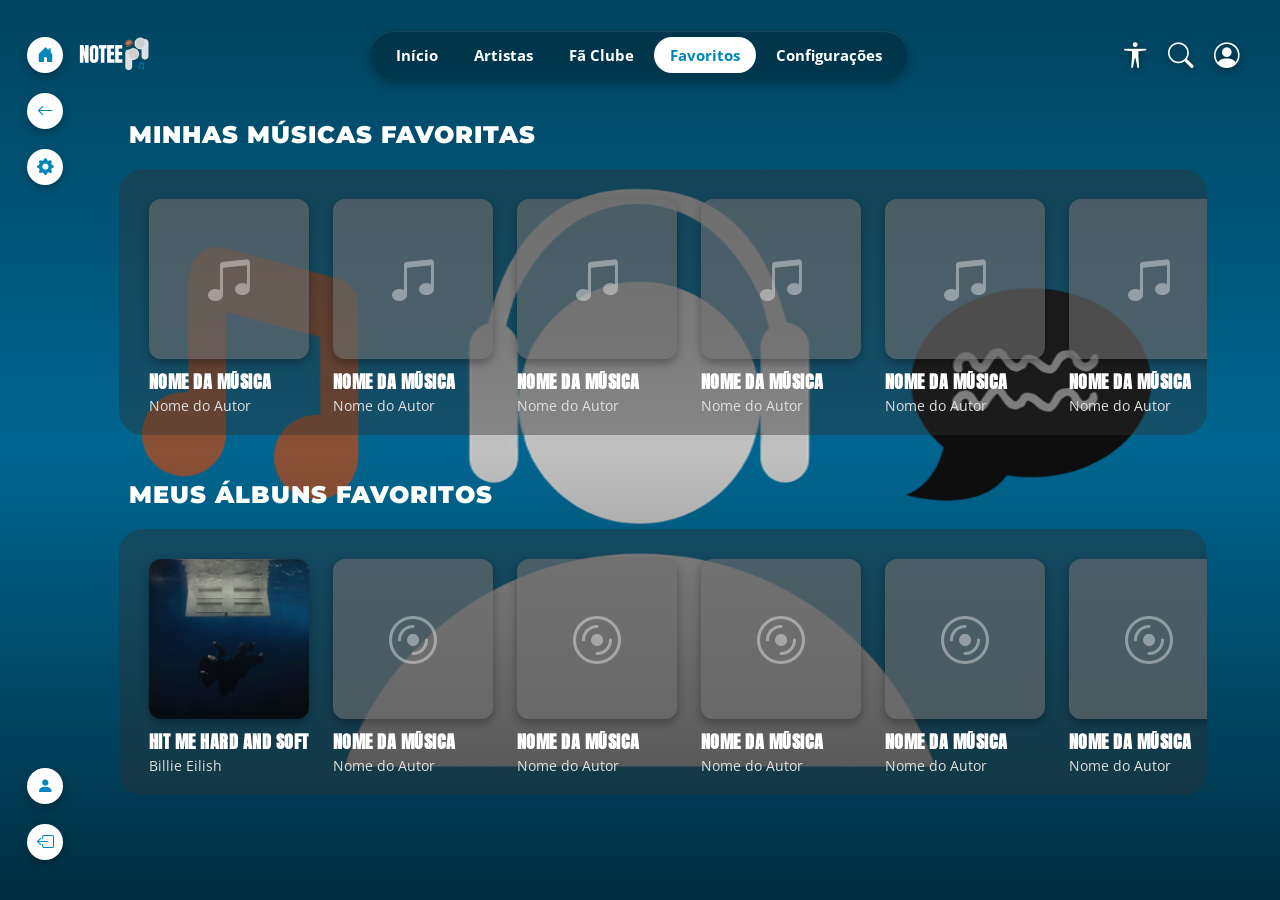
<file: tela_favoritos.html>
<!DOCTYPE html>
<html lang="pt-BR">

<head>
    <meta charset="UTF-8">
    <meta name="viewport" content="width=device-width, initial-scale=1.0">
    <title>Notee - Favoritos</title>
    <link rel="preconnect" href="https://fonts.googleapis.com">
    <link rel="preconnect" href="https://fonts.gstatic.com" crossorigin>
    <link href="https://fonts.googleapis.com/css2?family=Anton&family=Open+Sans:wght@300;400;600;700&family=Montserrat:wght@900&display=swap" rel="stylesheet">

    <link rel="stylesheet" href="https://cdn.jsdelivr.net/npm/bootstrap-icons@1.11.3/font/bootstrap-icons.min.css">

    <link rel="stylesheet" href="style.css">
</head>

<body>

    <header class="main-header">
        <div class="header-left">
            <img src="imagens/Note-Logo.png" alt="Logo Notee" class="logo-img">
        </div>

        <nav class="header-nav">
            <a href="tela_albuns.html" class="nav-item">Início</a>
            <a href="albuns.html" class="nav-item">Artistas</a>
            <a href="fanClube.html" class="nav-item">Fã Clube</a>
            <a href="tela_favoritos.html" class="nav-item active">Favoritos</a>
            <a href="config.html" class="nav-item">Configurações</a>
        </nav>

        <div class="header-right">
            <i class="bi bi-universal-access access-icon"></i>
            <i class="bi bi-search search-icon"></i>
            <a href="perfil.html" style="color: inherit;"><i class="bi bi-person-circle user-icon"></i></a>
        </div>
    </header>

    <div class="container-geral-com-lateral">

        <aside class="menu-lateral">
            <div class="grupo-lateral-topo">
                <a href="tela_albuns.html" class="item-lateral-circular"><i class="bi bi-house-door-fill"></i></a>
                <a href="index.html" class="item-lateral-circular"><i class="bi bi-arrow-left"></i></a>
                <a href="config.html" class="item-lateral-circular"><i class="bi bi-gear-fill"></i></a>
            </div>

            <div class="grupo-lateral-rodape">
                <a href="perfil.html" class="item-lateral-circular"><i class="bi bi-person-fill"></i></a>
                <a href="index.html" class="item-lateral-circular"><i class="bi bi-box-arrow-left"></i></a>
            </div>
        </aside>

        <main class="content-container">

            <section class="music-section">
                <h2 class="section-title">Minhas músicas favoritas</h2>
                <div class="albums-grid">

                    <div class="album-card">
                        <div class="album-cover placeholder-cover"><i class="bi bi-music-note-beamed"></i></div>
                        <div class="album-info">
                            <h3 class="album-name">Nome da Música</h3>
                            <p class="artist-name">Nome do Autor</p>
                        </div>
                    </div>

                    <div class="album-card">
                        <div class="album-cover placeholder-cover"><i class="bi bi-music-note-beamed"></i></div>
                        <div class="album-info">
                            <h3 class="album-name">Nome da Música</h3>
                            <p class="artist-name">Nome do Autor</p>
                        </div>
                    </div>

                    <div class="album-card">
                        <div class="album-cover placeholder-cover"><i class="bi bi-music-note-beamed"></i></div>
                        <div class="album-info">
                            <h3 class="album-name">Nome da Música</h3>
                            <p class="artist-name">Nome do Autor</p>
                        </div>
                    </div>

                     <div class="album-card">
                        <div class="album-cover placeholder-cover"><i class="bi bi-music-note-beamed"></i></div>
                        <div class="album-info">
                            <h3 class="album-name">Nome da Música</h3>
                            <p class="artist-name">Nome do Autor</p>
                        </div>
                    </div>

                     <div class="album-card">
                        <div class="album-cover placeholder-cover"><i class="bi bi-music-note-beamed"></i></div>
                        <div class="album-info">
                            <h3 class="album-name">Nome da Música</h3>
                            <p class="artist-name">Nome do Autor</p>
                        </div>
                    </div>

                     <div class="album-card">
                        <div class="album-cover placeholder-cover"><i class="bi bi-music-note-beamed"></i></div>
                        <div class="album-info">
                            <h3 class="album-name">Nome da Música</h3>
                            <p class="artist-name">Nome do Autor</p>
                        </div>
                    </div>

                     <div class="album-card">
                        <div class="album-cover placeholder-cover"><i class="bi bi-music-note-beamed"></i></div>
                        <div class="album-info">
                            <h3 class="album-name">Nome da Música</h3>
                            <p class="artist-name">Nome do Autor</p>
                        </div>
                    </div>

                     <div class="album-card">
                        <div class="album-cover placeholder-cover"><i class="bi bi-music-note-beamed"></i></div>
                        <div class="album-info">
                            <h3 class="album-name">Nome da Música</h3>
                            <p class="artist-name">Nome do Autor</p>
                        </div>
                    </div>

                     <div class="album-card">
                        <div class="album-cover placeholder-cover"><i class="bi bi-music-note-beamed"></i></div>
                        <div class="album-info">
                            <h3 class="album-name">Nome da Música</h3>
                            <p class="artist-name">Nome do Autor</p>
                        </div>
                    </div>

                     <div class="album-card">
                        <div class="album-cover placeholder-cover"><i class="bi bi-music-note-beamed"></i></div>
                        <div class="album-info">
                            <h3 class="album-name">Nome da Música</h3>
                            <p class="artist-name">Nome do Autor</p>
                        </div>
                    </div>

                </div>
            </section>

            <section class="music-section">
                <h2 class="section-title">Meus álbuns favoritos</h2>
                <div class="albums-grid">

                    <a href="tela_avaliacao.html" style="text-decoration: none; color: inherit;">
                        <div class="album-card">
                            <img src="imagens/hmhas.jpg" alt="Capa do Álbum" class="album-cover">
                            <div class="album-info">
                                <h3 class="album-name">HIT ME HARD AND SOFT</h3>
                                <p class="artist-name">Billie Eilish</p>
                            </div>
                        </div>
                    </a>

                    <div class="album-card">
                        <div class="album-cover placeholder-cover"><i class="bi bi-disc"></i></div>
                        <div class="album-info">
                            <h3 class="album-name">NOME DA MÚSICA</h3>
                            <p class="artist-name">Nome do Autor</p>
                        </div>
                    </div>

                    <div class="album-card">
                        <div class="album-cover placeholder-cover"><i class="bi bi-disc"></i></div>
                        <div class="album-info">
                            <h3 class="album-name">NOME DA MÚSICA</h3>
                            <p class="artist-name">Nome do Autor</p>
                        </div>
                    </div>

                     <div class="album-card">
                        <div class="album-cover placeholder-cover"><i class="bi bi-disc"></i></div>
                        <div class="album-info">
                            <h3 class="album-name">NOME DA MÚSICA</h3>
                            <p class="artist-name">Nome do Autor</p>
                        </div>
                    </div>

                     <div class="album-card">
                        <div class="album-cover placeholder-cover"><i class="bi bi-disc"></i></div>
                        <div class="album-info">
                            <h3 class="album-name">NOME DA MÚSICA</h3>
                            <p class="artist-name">Nome do Autor</p>
                        </div>
                    </div>

                     <div class="album-card">
                        <div class="album-cover placeholder-cover"><i class="bi bi-disc"></i></div>
                        <div class="album-info">
                            <h3 class="album-name">NOME DA MÚSICA</h3>
                            <p class="artist-name">Nome do Autor</p>
                        </div>
                    </div>

                     <div class="album-card">
                        <div class="album-cover placeholder-cover"><i class="bi bi-disc"></i></div>
                        <div class="album-info">
                            <h3 class="album-name">NOME DA MÚSICA</h3>
                            <p class="artist-name">Nome do Autor</p>
                        </div>
                    </div>

                     <div class="album-card">
                        <div class="album-cover placeholder-cover"><i class="bi bi-disc"></i></div>
                        <div class="album-info">
                            <h3 class="album-name">NOME DA MÚSICA</h3>
                            <p class="artist-name">Nome do Autor</p>
                        </div>
                    </div>

                     <div class="album-card">
                        <div class="album-cover placeholder-cover"><i class="bi bi-disc"></i></div>
                        <div class="album-info">
                            <h3 class="album-name">NOME DA MÚSICA</h3>
                            <p class="artist-name">Nome do Autor</p>
                        </div>
                    </div>

                     <div class="album-card">
                        <div class="album-cover placeholder-cover"><i class="bi bi-disc"></i></div>
                        <div class="album-info">
                            <h3 class="album-name">NOME DA MÚSICA</h3>
                            <p class="artist-name">Nome do Autor</p>
                        </div>
                    </div>

                </div>
            </section>

        </main>
    </div>

    <script src="script.js"></script>
</body>

</html>
</file>
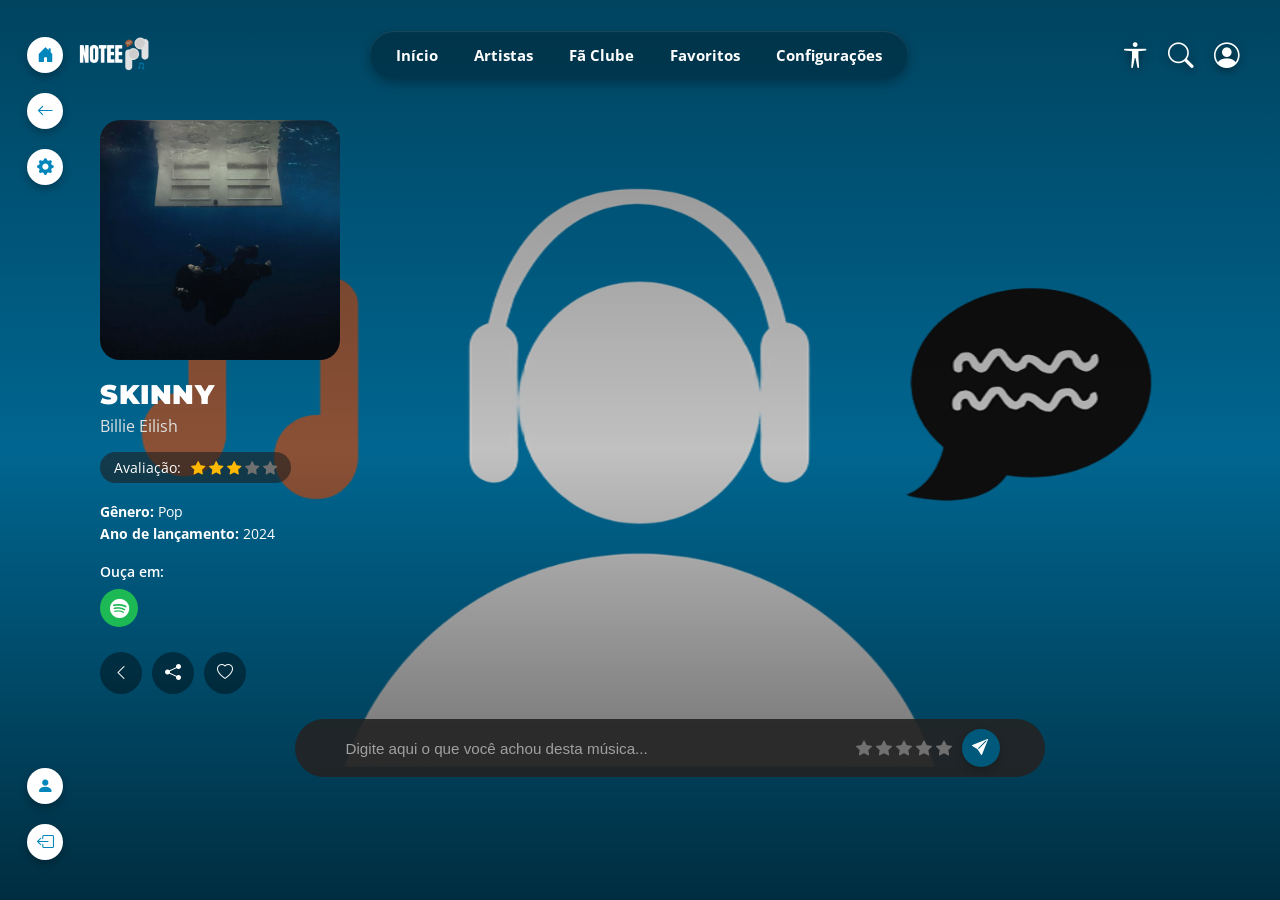
<file: TelaComentario.html>
<!DOCTYPE html>
<html lang="pt-BR">

<head>
    <meta charset="UTF-8">
    <meta name="viewport" content="width=device-width, initial-scale=1.0">
    <title>Notee - Avaliação de Música</title>

    <link rel="preconnect" href="https://fonts.googleapis.com">
    <link rel="preconnect" href="https://fonts.gstatic.com" crossorigin>
    <link
        href="https://fonts.googleapis.com/css2?family=Anton&family=Open+Sans:wght@300;400;600;700&family=Montserrat:wght@900&display=swap"
        rel="stylesheet">

    <link rel="stylesheet" href="https://cdn.jsdelivr.net/npm/bootstrap-icons@1.11.3/font/bootstrap-icons.min.css">

    <link rel="stylesheet" href="style2.css">
</head>

<body>

    <header class="cabecalho-principal">
        <div class="cabecalho-esquerdo">
            <img src="imagens/Note-Logo.png" alt="Logo Notee" class="imagem-logo">
        </div>

        <nav class="navegacao-cabecalho">
            <a href="tela_albuns.html" class="item-navegacao">Início</a> 
            <a href="tela_artistas.html" class="item-navegacao">Artistas</a>
            <a href="fanClube.html" class="item-navegacao">Fã Clube</a>
            <a href="tela_favoritos.html" class="item-navegacao">Favoritos</a>
            <a href="config.html" class="item-navegacao">Configurações</a>
        </nav>

        <div class="cabecalho-direito">
            <i class="bi bi-universal-access icone-acessibilidade"></i>
            <i class="bi bi-search icone-busca"></i>
            <a href="perfil.html" style="color: inherit;"><i class="bi bi-person-circle icone-usuario"></i></a>
        </div>
        </div>
    </header>

    <div class="container-geral-com-lateral">
        <aside class="menu-lateral">
            <div class="grupo-lateral-topo">
                <a href="tela_albuns.html" class="item-lateral-circular"><i class="bi bi-house-door-fill"></i></a>
                <a href="tela_albuns.html" class="item-lateral-circular"><i class="bi bi-arrow-left"></i></a>
                <a href="config.html" class="item-lateral-circular"><i class="bi bi-gear-fill"></i></a>
            </div>

            <div class="grupo-lateral-rodape">
                <a href="perfil.html" class="item-lateral-circular"><i class="bi bi-person-fill"></i></a>
                <a href="index.html" class="item-lateral-circular"><i class="bi bi-box-arrow-left"></i></a>
            </div>
        </aside>

        <main class="content-container">
            <div class="layout-album">
                <aside class="detalhes-album">
                    <div class="capa-album-grande"></div>

                    <h1 class="titulo-album">SKINNY</h1>
                    <p class="autor-album">Billie Eilish</p>

                    <div class="box-avaliacao">
                        <span>Avaliação:</span>
                        <div class="estrelas">
                            <i class="bi bi-star-fill ativa"></i>
                            <i class="bi bi-star-fill ativa"></i>
                            <i class="bi bi-star-fill ativa"></i>
                            <i class="bi bi-star-fill"></i>
                            <i class="bi bi-star-fill"></i>
                        </div>
                    </div>

                    <div class="info-adicional">
                        <p><strong>Gênero:</strong> Pop</p>
                        <p><strong>Ano de lançamento:</strong> 2024</p>
                    </div>

                    <div class="streaming-section">
                        <p class="label-ouca">Ouça em:</p>
                        <div class="icones-streaming">
                            <a href="https://open.spotify.com/intl-pt/track/1CsMKhwEmNnmvHUuO5nryA?si=c9f7d9b09f29456d"
                                target="_blank" rel="noopener noreferrer">
                                <span class="stream-icon spotify"><i class="bi bi-spotify"></i></span>
                            </a>
                        </div>
                    </div>

                    <div class="botoes-acao">
                        <button class="btn-circular"><i class="bi bi-chevron-left"></i></button>
                        <button class="btn-circular"><i class="bi bi-share-fill"></i></button>
                        <button class="btn-circular btn-favorito-album"><i class="bi bi-heart"></i></button>
                    </div>
                </aside>

                <section class="comentarios-area">
                    <div id="comentarios-lista" class="comentarios-lista"></div>
                </section>
            </div>

            <footer class="barra-comentario">
                <input id="comentario" type="text" placeholder="Digite aqui o que você achou desta música..." class="input-opiniao">
                <div id="avaliacao" class="estrelas-comentario">
                    <i class="bi bi-star-fill estrela-comentario-interativa" data-valor="1"></i>
                    <i class="bi bi-star-fill estrela-comentario-interativa" data-valor="2"></i>
                    <i class="bi bi-star-fill estrela-comentario-interativa" data-valor="3"></i>
                    <i class="bi bi-star-fill estrela-comentario-interativa" data-valor="4"></i>
                    <i class="bi bi-star-fill estrela-comentario-interativa" data-valor="5"></i>
                </div>
                <button onclick="ComentarMusica()" class="btn-enviar-avaliacao" title="Enviar Avaliação">
                    <i class="bi bi-send-fill"></i>
                </button>
            </footer>
        </main>
        
    </div>

    <script src="script.js"></script>

</body>

</html>
</file>
<file: style.css>
/* ==========================================================================
   1. CONFIGURAÇÕES GERAIS E RESET
   ========================================================================== */
* {
    margin: 0;
    padding: 0;
    box-sizing: border-box;
}

body {
    background-image: linear-gradient(rgba(0, 0, 0, 0.4) 0%, rgba(0, 0, 0, 0.1) 50%, rgba(0, 0, 0, 0.6) 100%), 
                      url('imagens/Wireframe_Notee_LaSalle_2026 (1).png');
    background-size: cover;
    background-position: center;
    background-repeat: no-repeat;
    background-attachment: fixed;
    background-color: #0071A0; 
    color: #FFFFFF;
    font-family: 'Open Sans', sans-serif;
    min-height: 100vh;
    overflow-x: hidden; 
}

/* ==========================================================================
   2. BARRA SUPERIOR (Ajustada com a casinha removida do topo horizontal)
   ========================================================================== */
.main-header {
    display: flex;
    justify-content: space-between;
    align-items: center;          
    width: 100vw;                 
    background-color: transparent; 
    padding: 15px 40px 10px 20px;  
    position: fixed;              
    top: 0;
    left: 0;
    z-index: 90;                  
}

.header-left {
    display: flex;
    align-items: center;
    /* AJUSTADO: Reduzido de 110px para 55px para o Notee colar harmonicamente perto do menu vertical */
    margin-left: 55px; 
}

.logo-img {
    height: 80px;                  
    width: auto;                  
    object-fit: contain;
    flex-shrink: 0;
}

.header-nav {
    display: flex;
    align-items: center;
    background-color: rgba(0, 0, 0, 0.25); 
    padding: 6px 10px;
    border-radius: 30px;
    gap: 4px;
    box-shadow: 0 4px 12px rgba(0, 0, 0, 0.3), 
                inset 0 1px 1px rgba(255, 255, 255, 0.1);
    backdrop-filter: blur(8px);
    -webkit-backdrop-filter: blur(8px);
}

.nav-item {
    color: #FFFFFF;
    text-decoration: none;
    font-size: 0.95rem;
    padding: 8px 16px;
    border-radius: 20px;
    transition: all 0.2s ease;
    font-family: 'Open Sans', sans-serif;
    font-weight: 700;              
}

.nav-item:hover {
    background-color: rgba(255, 255, 255, 0.1);
}

.nav-item.active {
    background-color: #FFFFFF;
    color: #0286bc;               
}

.header-right {
    display: flex;
    align-items: center;
    gap: 20px;
}

.access-icon, .search-icon, .user-icon {
    font-size: 1.6rem;
    color: #FFFFFF;
    cursor: pointer;
    filter: drop-shadow(0px 2px 4px rgba(0, 0, 0, 0.5));
}

.active-profile {
    color: #00b0f0 !important;
}

/* ==========================================================================
   3. LAYOUT DE CONTEÚDO E CONTAINERS (Centralizados perfeitos)
   ========================================================================== */
.content-container {
    width: 100%;
    padding: 120px 40px 40px 85px; /* 85px de padding mantém os cards protegidos longe do menu lateral */
    display: flex;
    flex-direction: column;
    gap: 45px;
}

.music-section {
    width: 100%;
    max-width: 85vw;   
    margin: 0 auto;    /* Mantém centralizado em telas ultra-wide */
    display: flex;
    flex-direction: column;
}

.section-title {
    font-family: 'Montserrat', sans-serif; 
    font-weight: 900;
    text-transform: uppercase;
    font-size: 1.5rem;
    margin-bottom: 20px;
    letter-spacing: 1px;
    padding-left: 10px; 
}

/* ==========================================================================
   4. SEÇÃO DO PERFIL CENTRALIZADA
   ========================================================================== */
.secao-identidade-usuario {
    display: flex;
    align-items: center;
    gap: 35px;
    background-color: rgba(48, 48, 48, 0.35);
    padding: 30px;
    border-radius: 30px;
    border-top: 1px solid rgba(255, 255, 255, 0.15);
    box-shadow: 0 8px 24px rgba(0, 0, 0, 0.3);
    backdrop-filter: blur(10px);
    -webkit-backdrop-filter: blur(10px);
    
    max-width: 85vw;   
    width: 100%;       
    margin: 0 auto;    
}

.avatar-usuario-wrapper {
    width: 130px;
    height: 130px;
    background-color: #1a1a1a;
    border-radius: 50%;
    display: flex;
    justify-content: center;
    align-items: center;
    border: 3px solid rgba(255, 255, 255, 0.2);
    box-shadow: 0 4px 10px rgba(0, 0, 0, 0.4);
    flex-shrink: 0;
}

.avatar-usuario-wrapper i {
    font-size: 4.5rem;
    color: rgba(255, 255, 255, 0.8);
}

.infos-usuario-bloco {
    flex: 1;
    display: flex;
    flex-direction: column;
    gap: 12px;
}

.linha-topo-usuario {
    display: flex;
    align-items: center;
    gap: 15px;
}

.username-title {
    font-family: 'Montserrat', sans-serif;
    font-weight: 900;
    font-size: 1.8rem;
    letter-spacing: 0.5px;
}

.btn-editar-perfil, .btn-compartilhar-perfil {
    background-color: #00597A;
    border: none;
    color: #ffffff;
    border-radius: 20px;
    padding: 6px 16px;
    font-weight: 600;
    font-size: 0.85rem;
    cursor: pointer;
    display: flex;
    align-items: center;
    gap: 6px;
    box-shadow: 0 4px 6px rgba(0, 0, 0, 0.15);
    transition: background 0.2s;
}

.btn-compartilhar-perfil {
    width: 32px;
    height: 32px;
    padding: 0;
    border-radius: 50%;
    justify-content: center;
}

.btn-editar-perfil:hover, .btn-compartilhar-perfil:hover {
    background-color: #00658B;
}

.estatisticas-usuario {
    display: flex;
    gap: 30px;
}

.stat-item {
    font-size: 1rem;
    font-family: 'Open Sans', sans-serif;
}

.stat-item strong {
    font-size: 1.1rem;
    color: #ffffff;
}

.stat-item span {
    color: rgba(255, 255, 255, 0.7);
    margin-left: 2px;
}

.caixa-bio-usuario {
    background-color: rgba(0, 0, 0, 0.25);
    padding: 12px 18px;
    border-radius: 12px;
    border: 1px solid rgba(255, 255, 255, 0.05);
}

.caixa-bio-usuario p {
    font-size: 0.9rem;
    color: rgba(255, 255, 255, 0.8);
    line-height: 1.4;
}

/* ==========================================================================
   5. CARROSSEL DE ÁLBUNS
   ========================================================================== */
.albums-grid {
    display: flex;
    flex-wrap: nowrap;            
    gap: 24px;         
    overflow-x: auto; 
    overflow-y: hidden;           
    background-color: rgba(48, 48, 48, 0.4); 
    border-radius: 24px;          
    padding: 30px 30px 20px 30px; 
    scrollbar-width: none;        
    width: 100%; 
}

.albums-grid::-webkit-scrollbar {
    display: none; 
}

.album-card {
    display: flex;
    flex-direction: column;
    align-items: flex-start;
    width: 160px;                 
    flex-shrink: 0;
    cursor: pointer; 
}

.album-cover {
    width: 100%;
    height: 160px;                
    object-fit: cover;
    background-color: rgba(111, 111, 111, 0.6); 
    border-radius: 12px;
    margin-bottom: 12px;
    box-shadow: 0 4px 10px rgba(0, 0, 0, 0.3);
    transition: transform 0.3s cubic-bezier(0.25, 1, 0.5, 1), box-shadow 0.3s ease;
}

.placeholder-cover {
    display: flex;
    align-items: center;
    justify-content: center;
    font-size: 3rem;
    color: rgba(255, 255, 255, 0.4);
}

.album-card:hover .album-cover {
    transform: scale(1.06); 
    box-shadow: 0 8px 20px rgba(0, 0, 0, 0.5); 
}

.album-info { width: 100%; }

.album-name {
    font-family: 'Anton', sans-serif;
    font-size: 1.1rem;
    text-transform: uppercase;
    color: #FFFFFF;
    line-height: 1.2;
    margin-bottom: 4px;
    white-space: nowrap;
    overflow: hidden;
    text-overflow: ellipsis;
    
    text-shadow: none !important; 
    letter-spacing: 0.5px;
}

.artist-name {
    font-family: 'Open Sans', sans-serif;
    font-size: 0.85rem;
    color: #E0E0E0;
}

/* ==========================================================================
   6. SEÇÃO DE RESENHAS
   ========================================================================== */
.reviews-container-block {
    max-width: 85vw; 
    width: 100%;
    margin: 0 auto;  
}

.bloco-resenha-item {
    display: flex;
    gap: 24px;
    margin-bottom: 20px;
    align-items: stretch;
}

.review-card-fixo {
    flex-shrink: 0;
}

.balao-resenha-conteudo {
    flex: 1;
    background-color: #00597A; 
    border-radius: 18px;
    padding: 20px 25px;
    display: flex;
    flex-direction: column;
    gap: 12px;
    border-top: 1px solid rgba(255, 255, 255, 0.15);
    box-shadow: 0 8px 20px rgba(0, 0, 0, 0.3);
}

.topo-balao-resenha {
    display: flex;
    justify-content: space-between;
    align-items: center;
}

.usuario-resenha {
    display: flex;
    align-items: center;
    gap: 8px;
    font-size: 0.95rem;
    font-weight: 600;
}

.estrelas-resenha {
    color: #FFB800; 
    display: flex;
    gap: 3px;
    font-size: 1rem;
}

.texto-resenha {
    font-size: 0.95rem;
    line-height: 1.5;
    color: rgba(255, 255, 255, 0.9);
}

/* ==========================================================================
   7. MENU LATERAL FIXO REPOSICIONADO (Travado na borda esquerda padrão)
   ========================================================================== */
.menu-lateral {
    width: 60px; 
    display: flex;
    flex-direction: column;
    justify-content: space-between;
    align-items: center;
    padding: 37px 0 40px 0;        
    position: fixed;               
    top: 0;
    left: 15px; /* Mantido fixo coladinho no canto esquerdo da tela */                   
    height: 100vh; 
    z-index: 100;                  
}

.grupo-lateral-topo, .grupo-lateral-rodape {
    display: flex;
    flex-direction: column;
    gap: 20px; 
    align-items: center;
}

.item-lateral-circular {
    width: 36px; 
    height: 36px;
    border-radius: 50%;
    background-color: #FFFFFF;
    color: #0286bc; 
    font-size: 1.05rem; 
    display: flex;
    align-items: center;
    justify-content: center;
    text-decoration: none;
    box-shadow: 0 4px 8px rgba(0, 0, 0, 0.25);
    transition: transform 0.2s ease;
}

.item-lateral-circular i {
    display: flex;
    align-items: center;
    justify-content: center;
}

.item-lateral-circular:hover {
    transform: scale(1.08);
}

/* ==========================================================================
   9. TELA DE DETALHES DO ÁLBUM (NÍTIDO E COM BOTÃO ENVIAR)
   ========================================================================== */
.layout-album {
    display: grid;
    grid-template-columns: 250px 1fr;
    gap: 50px;
    align-items: start;
    width: 100%;
}

.detalhes-album {
    display: flex;
    flex-direction: column;
    align-items: flex-start;
}

.capa-album-grande {
    width: 240px;
    height: 240px;
    background-image: url('imagens/hmhas.jpg');
    background-size: cover;
    background-position: center;
    border-radius: 20px;
    margin-bottom: 18px;
}

.titulo-album {
    font-family: 'Montserrat', sans-serif;
    font-weight: 900;
    text-transform: uppercase;
    font-size: 1.7rem;
    margin-bottom: 4px;
    letter-spacing: 0.5px;
    text-shadow: none !important; /* Remove qualquer borrão neon */
}

.autor-album {
    font-size: 1rem;
    font-weight: 400;
    color: #E0E0E0;
    margin-bottom: 15px;
}

.box-avaliacao {
    display: flex;
    align-items: center;
    gap: 10px;
    background-color: rgba(30, 30, 30, 0.6);
    padding: 6px 14px;
    border-radius: 20px;
    font-size: 0.9rem;
    margin-bottom: 18px;
}

.estrelas, .estrelas-comentario {
    display: flex;
    gap: 4px;
    color: #707070;
}

.estrelas .ativa, .estrelas-comentario .ativa {
    color: #FFB800;
}

.info-adicional {
    font-size: 0.9rem;
    line-height: 1.5;
    margin-bottom: 18px;
}

.label-ouca {
    font-size: 0.9rem;
    font-weight: 600;
    margin-bottom: 8px;
}

.icones-streaming {
    display: flex;
    gap: 10px;
    margin-bottom: 25px;
}

.stream-icon {
    width: 38px;
    height: 38px;
    border-radius: 50%;
    display: flex;
    align-items: center;
    justify-content: center;
    font-size: 1.2rem;
    cursor: pointer;
}

.stream-icon.spotify {
    background-color: #1DB954 !important;
    color: #FFFFFF !important;
}

.botoes-acao {
    display: flex;
    gap: 10px;
}

.btn-circular {
    width: 42px;
    height: 42px;
    border-radius: 50%;
    border: none;
    background-color: rgba(0, 0, 0, 0.4);
    color: #FFFFFF;
    font-size: 1rem;
    display: flex;
    align-items: center;
    justify-content: center;
    cursor: pointer;
    transition: background 0.2s ease, color 0.2s ease;
}

.btn-circular:hover {
    background-color: rgba(0, 0, 0, 0.6);
}

.lista-musicas-container {
    display: flex;
    flex-direction: column;
    width: 100%;
}

.titulo-secao-musicas {
    font-family: 'Montserrat', sans-serif;
    font-weight: 900;
    text-transform: uppercase;
    font-size: 1.3rem;
    margin-bottom: 22px;
    letter-spacing: 2px;
    color: rgba(255, 255, 255, 0.9);
    display: flex;
    align-items: center;
    gap: 15px;
}

.titulo-secao-musicas::after {
    content: '';
    flex: 1;
    height: 1px;
    background: linear-gradient(to right, rgba(255, 255, 255, 0.3), transparent);
}

.lista-musicas-bloco {
    display: flex;
    flex-direction: column;
    gap: 12px;
    width: 100%;
}

.card-musica {
    display: flex;
    justify-content: space-between;
    align-items: center;
    background-color: #00597A;
    padding: 16px 28px;
    border-radius: 14px;
    width: 100%;
    border-top: 1px solid rgba(255, 255, 255, 0.15);
    box-shadow: 0 4px 10px rgba(0, 0, 0, 0.15), /* Sombra suavizada para nitidez */
        inset 0 1px 0 rgba(255, 255, 255, 0.05);
    transition: transform 0.2s ease, box-shadow 0.2s ease;
}

.card-musica:hover {
    transform: translateY(-2px);
    box-shadow: 0 8px 16px rgba(0, 0, 0, 0.3);
    background-color: #00658B;
}

.musica-lado-esquerdo {
    display: flex;
    align-items: center;
    gap: 16px;
}

.numero-faixa {
    font-size: 1rem;
    font-weight: 700;
    color: rgba(255, 255, 255, 0.7);
    min-width: 20px;
}

.capa-miniatura-musica {
    width: 40px;
    height: 40px;
    background-image: url('imagens/hmhas.jpg');
    background-size: cover;
    background-position: center;
    border-radius: 6px;
}

.textos-musica {
    display: flex;
    flex-direction: column;
    gap: 2px;
}

.nome-musica {
    font-size: 1.05rem;
    font-weight: 700;
}

.subtitulo-artista {
    font-size: 0.85rem;
    color: #E0E0E0;
    font-weight: 400;
}

.musica-lado-direito {
    display: flex;
    align-items: center;
    gap: 24px;
}

.duracao-musica {
    font-size: 0.95rem;
    font-weight: 600;
    color: rgba(255, 255, 255, 0.6);
}

.link-play-faixa {
    text-decoration: none !important;
    display: inline-flex;
    align-items: center;
    justify-content: center;
}

.icone-play-musica {
    font-size: 1.5rem;
    color: rgba(255, 255, 255, 0.6);
    cursor: pointer;
    transition: color 0.2s ease, transform 0.2s ease;
}

.icone-play-musica:hover {
    color: #1DB954;
    transform: scale(1.15);
}

.icone-coracao-musica {
    font-size: 1.2rem;
    color: rgba(255, 255, 255, 0.4);
    cursor: pointer;
    transition: color 0.2s ease, transform 0.2s ease;
}

.icone-coracao-musica:hover {
    color: #FF4A5A;
    transform: scale(1.1);
}

.estrelas-musica {
    display: flex;
    gap: 4px;
    color: rgba(255, 255, 255, 0.3);
}

.estrela-interativa, .estrela-comentario-interativa {
    cursor: pointer;
    transition: color 0.15s ease, transform 0.15s ease;
}

.estrela-interativa:hover, .estrela-comentario-interativa:hover {
    transform: scale(1.15);
}

.estrelas-musica .active, .estrelas-musica .ativa {
    color: #FFB800;
}

.barra-comentario {
    display: flex;
    justify-content: space-between;
    align-items: center;
    background-color: rgba(35, 35, 35, 0.9);
    padding: 10px 20px 10px 25px; 
    border-radius: 30px;
    width: 100%;
    gap: 15px;
}

.input-opiniao {
    flex: 1;
    background: transparent;
    border: none;
    color: #FFFFFF;
    font-size: 0.95rem;
    outline: none;
}

.input-opiniao::placeholder {
    color: #A0A0A0;
}

.btn-enviar-avaliacao {
    background-color: #00597A;
    border: none;
    color: #ffffff;
    width: 38px;
    height: 38px;
    border-radius: 50%;
    display: flex;
    align-items: center;
    justify-content: center;
    cursor: pointer;
    box-shadow: 0 4px 8px rgba(0, 0, 0, 0.2);
    transition: background-color 0.2s ease, transform 0.2s ease;
}

.btn-enviar-avaliacao i {
    font-size: 1rem;
    margin-left: -2px; 
}

.btn-enviar-avaliacao:hover {
    background-color: #00658B;
    transform: scale(1.05);
}
.music-link {
    text-decoration: none; 
    color: inherit; 
    transition: color 0.2s ease, text-decoration
}

/* ==========================================================================
   10. AJUSTES ESPECÍFICOS PARA A TELA DE FAVORITOS (Corações de Destaque)
   ========================================================================== */
.album-card-wrapper {
    position: relative;
    display: inline-block;
    flex-shrink: 0; 
}

.favorite-btn {
    position: absolute;
    top: 10px;
    right: 10px;
    background: rgba(0, 0, 0, 0.6);
    border: none;
    border-radius: 50%;
    width: 32px;
    height: 32px;
    display: flex;
    align-items: center;
    justify-content: center;
    color: #FFFFFF;
    cursor: pointer;
    transition: all 0.2s ease;
    z-index: 10;
    box-shadow: 0 2px 5px rgba(0,0,0,0.3);
}

.favorite-btn:hover {
    transform: scale(1.1);
    background: rgba(0, 0, 0, 0.8);
}

.favorite-btn.pinned {
    color: #ff3366; 
}

.secao-top-avaliacoes {
    margin-top: 15px; 
    display: flex;
    flex-direction: column;
    width: 100%;
}

.titulo-secao-reviews {
    font-family: 'Montserrat', sans-serif;
    font-weight: 900;
    text-transform: uppercase;
    font-size: 1.3rem;
    margin-bottom: 22px;
    letter-spacing: 2px;
    color: rgba(255, 255, 255, 0.9);
    display: flex;
    align-items: center;
    gap: 15px;
}

.lista-reviews {
    display: flex;
    flex-direction: column;
    gap: 16px;
    width: 100%;
}

.card-review {
    display: flex;
    flex-direction: column;
    background-color: #00597A; 
    padding: 20px 28px;
    border-radius: 14px;
    width: 100%;
    border-top: 1px solid rgba(255, 255, 255, 0.15);
    box-shadow: 0 4px 10px rgba(0, 0, 0, 0.15),
        inset 0 1px 0 rgba(255, 255, 255, 0.05);
    transition: transform 0.2s ease, background-color 0.2s ease;
}

.card-review:hover {
    transform: translateY(-2px);
    background-color: #00658B;
    box-shadow: 0 8px 16px rgba(0, 0, 0, 0.3);
}

.review-header {
    display: flex;
    justify-content: space-between;
    align-items: center;
    margin-bottom: 12px;
}

.usuario-info {
    display: flex;
    align-items: center;
    gap: 12px;
}

.user-review-icon {
    font-size: 1.5rem;
    color: rgba(255, 255, 255, 0.8);
}

.nome-usuario {
    font-size: 1rem;
    font-weight: 700;
    color: #FFFFFF;
}

.estrelas-review {
    display: flex;
    gap: 4px;
    color: #707070;
    font-size: 0.9rem;
}

.estrelas-review .ativa {
    color: #FFB800; 
}

.texto-review {
    font-size: 1rem;
    line-height: 1.5;
    color: #E0E0E0;
    margin-bottom: 16px;
}

.review-acoes {
    display: flex;
    gap: 20px;
    border-top: 1px solid rgba(255, 255, 255, 0.1);
    padding-top: 12px;
}

.btn-acao-review {
    background: none;
    border: none;
    color: rgba(255, 255, 255, 0.7);
    font-size: 0.9rem;
    font-weight: 600;
    display: flex;
    align-items: center;
    gap: 8px;
    cursor: pointer;
    padding: 4px 8px;
    border-radius: 6px;
    transition: background-color 0.2s ease, color 0.2s ease;
}

.btn-acao-review:hover {
    background-color: rgba(255, 255, 255, 0.1);
    color: #FFFFFF;
}

.btn-curtir:hover i {
    color: #FF4B4B; 
}

.btn-responder:hover i {
    color: #00D2FF; 
}

.contador-likes,
.contador-respostas {
    font-size: 0.85rem;
    font-weight: 400;
    color: rgba(255, 255, 255, 0.6);
}
</file>
<file: style2.css>
/* ==========================================================================
   1. CONFIGURAÇÕES GERAIS E RESET
   ========================================================================== */
* {
    margin: 0;
    padding: 0;
    box-sizing: border-box;
}

body {
    background-image: linear-gradient(rgba(0, 0, 0, 0.4) 0%, rgba(0, 0, 0, 0.1) 50%, rgba(0, 0, 0, 0.6) 100%), 
                      url('imagens/Wireframe_Notee_LaSalle_2026 (1).png');
    background-size: cover;
    background-position: center;
    background-repeat: no-repeat;
    background-attachment: fixed;
    background-color: #0071A0; 
    color: #FFFFFF;
    font-family: 'Open Sans', sans-serif;
    min-height: 100vh;
    overflow-x: hidden; 
}

/* ==========================================================================
   2. BARRA SUPERIOR / CABEÇALHO
   ========================================================================== */
.cabecalho-principal {
    display: flex;
    justify-content: space-between;
    align-items: center;
    width: 100vw;
    background-color: transparent;
    padding: 15px 40px 10px 20px; 
    position: fixed;
    top: 0;
    left: 0;
    z-index: 90;
}

.cabecalho-esquerdo {
    display: flex;
    align-items: center;
    margin-left: 55px; 
}

.imagem-logo {
    height: 80px;
    width: auto;
    object-fit: contain;
    flex-shrink: 0;
}

.navegacao-cabecalho {
    display: flex;
    align-items: center;
    background-color: rgba(0, 0, 0, 0.25);
    padding: 6px 10px;
    border-radius: 30px;
    gap: 4px;
    box-shadow: 0 4px 12px rgba(0, 0, 0, 0.3), 
                inset 0 1px 1px rgba(255, 255, 255, 0.1);
    backdrop-filter: blur(8px);
    -webkit-backdrop-filter: blur(8px);
}

.item-navegacao {
    color: #FFFFFF;
    text-decoration: none;
    font-size: 0.95rem;
    padding: 8px 16px;
    border-radius: 20px;
    transition: all 0.2s ease;
    font-family: 'Open Sans', sans-serif;
    font-weight: 700;
}

.item-navegacao:hover {
    background-color: rgba(255, 255, 255, 0.1);
}

.item-navegacao.ativo {
    background-color: #FFFFFF;
    color: #0286bc;
}

.cabecalho-direito {
    display: flex;
    align-items: center;
    gap: 20px;
}

.icone-acessibilidade, .icone-busca, .icone-usuario {
    font-size: 1.6rem;
    color: #FFFFFF;
    cursor: pointer;
    filter: drop-shadow(0px 2px 4px rgba(0, 0, 0, 0.5));
}

/* ==========================================================================
   3. LAYOUT DE CONTEÚDO ORIGINAL
   ========================================================================== */
.container-geral-com-lateral {
    display: flex;
    width: 100%;
}

.content-container {
    margin-left: 60px;
    flex: 1;
    padding: 120px 40px 40px 40px;
}

.settings-container {
    max-width: 600px;
    margin: 0 auto; 
    display: flex;
    flex-direction: column;
    align-items: center;
}

.settings-title {
    font-family: 'Montserrat', sans-serif;
    font-weight: 900;
    text-transform: uppercase;
    font-size: 36px;
    margin-bottom: 30px;
    text-align: center;
}

/* ==========================================================================
   4. BARRA DE PESQUISA (Estilo .box-avaliacao em cor, fonte e transparência)
   ========================================================================== */
.search-box {
    width: 100%;
    position: relative;
    margin-bottom: 20px;
}

.search-input {
    width: 100%;
    background-color: rgba(30, 30, 30, 0.6); 
    border: none;
    border-radius: 30px; 
    padding: 18px 25px;   
    color: #ffffff;
    font-family: 'Open Sans', sans-serif;
    font-size: 0.9rem;
    font-weight: normal;
    outline: none;
}

.search-input::placeholder {
    color: #ffffff;
    opacity: 0.8;
}

.search-icon {
    position: absolute;
    right: 25px;
    top: 50%;
    transform: translateY(-50%);
    color: #ffffff;
    font-size: 18px;
    pointer-events: none;
}

/* ==========================================================================
   5. PAINEL DE OPÇÕES (Estilo .card-musica puro aplicado direto nas linhas)
   ========================================================================== */
.options-panel {
    width: 100%;
    background-color: transparent; /* ZERADO: Remove o bloco azul antigo que cobria o fundo */
    display: flex;
    flex-direction: column;
    gap: 12px; 
}

.option-item {
    display: flex;
    justify-content: space-between;
    align-items: center;
    padding: 16px 28px; /* Padding original do card-musica */
    color: #ffffff;
    text-decoration: none;
    border-radius: 14px; /* Arredondamento original do card-musica */
    width: 100%;
    
    /* COPIADO DETALHADAMENTE DO SEU .CARD-MUSICA */
    background-color: #00597A; 
    border-top: 1px solid rgba(255, 255, 255, 0.15);
    box-shadow: 0 8px 20px rgba(0, 0, 0, 0.4), 
                inset 0 1px 0 rgba(255, 255, 255, 0.05);
                
    transition: transform 0.2s ease, box-shadow 0.2s ease, background-color 0.2s ease;
}

.option-text {
    font-family: 'Open Sans', sans-serif;
    font-size: 16px;
    font-weight: bold;
}

.option-icon {
    font-size: 22px;
}

/* HOVER COPIADO DETALHADAMENTE DO SEU .CARD-MUSICA:HOVER */
.option-item:hover {
    transform: translateY(-2px);
    box-shadow: 0 12px 24px rgba(0, 0, 0, 0.5);
    background-color: #00658B;
}

.barra-comentario {
    display: flex;
    justify-content: center;
    align-items: center;
    background-color: rgba(35, 35, 35, 0.9);
    padding: 10px 20px 10px 25px;
    border-radius: 30px;
    width: 90%;
    max-width: 750px;
    margin: 25px auto 0;
    gap: 10px;
}

.input-opiniao {
    flex: none;
    width: 500px;
    max-width: 500px;
    background: transparent;
    border: none;
    color: #FFFFFF;
    font-size: 0.95rem;
    outline: none;
    margin-right: 0;
}

.input-opiniao::placeholder {
    color: #A0A0A0;
}

.btn-enviar-avaliacao {
    background-color: #00597A;
    border: none;
    color: #ffffff;
    width: 38px;
    height: 38px;
    border-radius: 50%;
    display: flex;
    align-items: center;
    justify-content: center;
    cursor: pointer;
    box-shadow: 0 4px 8px rgba(0, 0, 0, 0.2);
    transition: background-color 0.2s ease, transform 0.2s ease;
}

.btn-enviar-avaliacao i {
    font-size: 1rem;
    margin-left: -2px;
}

.comentarios-lista {
    width: 90%;
    max-width: 750px;
    margin: 0 auto 20px;
    display: flex;
    flex-direction: column;
    gap: 16px;
}

.comentario-item {
    background: rgba(255, 255, 255, 0.06);
    border: 1px solid rgba(255, 255, 255, 0.08);
    border-radius: 18px;
    padding: 16px 18px;
}

.comentario-topo {
    display: flex;
    justify-content: space-between;
    align-items: center;
    gap: 12px;
    margin-bottom: 10px;
}

.comentario-autor,
.comentario-data {
    color: #ffffff;
    font-size: 0.88rem;
}

.comentario-autor {
    font-weight: 700;
}

.comentario-texto {
    color: #eaeaea;
    font-size: 0.95rem;
    line-height: 1.5;
    margin: 0;
}

.comentario-stars i {
    color: #ffcc00;
    margin-left: 3px;
}


.btn-enviar-avaliacao:hover {
    background-color: #00658B;
    transform: scale(1.05);
}

/* ==========================================================================
   6. MENU LATERAL FIXO 
   ========================================================================== */
.menu-lateral {
    width: 60px; 
    display: flex;
    flex-direction: column;
    justify-content: space-between;
    align-items: center;
    padding: 37px 0 40px 0;        
    position: fixed;               
    top: 0;
    left: 15px;                    
    height: 100vh; 
    z-index: 100;                  
}

.grupo-lateral-topo, .grupo-lateral-rodape {
    display: flex;
    flex-direction: column;
    gap: 20px; 
    align-items: center;
}

.item-lateral-circular {
    width: 36px; 
    height: 36px;
    border-radius: 50%;
    background-color: #FFFFFF;
    color: #0286bc; 
    font-size: 1.05rem; 
    display: flex;
    align-items: center;
    justify-content: center;
    text-decoration: none;
    box-shadow: 0 4px 8px rgba(0, 0, 0, 0.25);
    transition: transform 0.2s ease;
}

.item-lateral-circular i {
    display: flex;
    align-items: center;
    justify-content: center;
}

.item-lateral-circular:hover {
    transform: scale(1.08);
}

.layout-album {
    display: grid;
    grid-template-columns: 250px 1fr;
    gap: 50px;
    align-items: start;
    width: 100%;
}

.detalhes-album {
    display: flex;
    flex-direction: column;
    align-items: flex-start;
}

.capa-album-grande {
    width: 240px;
    height: 240px;
    background-image: url('imagens/hmhas.jpg');
    background-size: cover;
    background-position: center;
    border-radius: 20px;
    margin-bottom: 18px;
}

.titulo-album {
    font-family: 'Montserrat', sans-serif;
    font-weight: 900;
    text-transform: uppercase;
    font-size: 1.7rem;
    margin-bottom: 4px;
    letter-spacing: 0.5px;
    text-shadow: none !important;
}

.autor-album {
    font-size: 1rem;
    font-weight: 400;
    color: #E0E0E0;
    margin-bottom: 15px;
}

.box-avaliacao {
    display: flex;
    align-items: center;
    gap: 10px;
    background-color: rgba(30, 30, 30, 0.6);
    padding: 6px 14px;
    border-radius: 20px;
    font-size: 0.9rem;
    margin-bottom: 18px;
}

.estrelas, .estrelas-comentario {
    display: flex;
    gap: 4px;
    color: #707070;
}

.estrelas .ativa, .estrelas-comentario .ativa {
    color: #FFB800;
}

.info-adicional {
    font-size: 0.9rem;
    line-height: 1.5;
    margin-bottom: 18px;
}

.label-ouca {
    font-size: 0.9rem;
    font-weight: 600;
    margin-bottom: 8px;
}

.icones-streaming {
    display: flex;
    gap: 10px;
    margin-bottom: 25px;
}

.stream-icon {
    width: 38px;
    height: 38px;
    border-radius: 50%;
    display: flex;
    align-items: center;
    justify-content: center;
    font-size: 1.2rem;
    cursor: pointer;
}

.stream-icon.spotify {
    background-color: #1DB954 !important;
    color: #FFFFFF !important;
}

.botoes-acao {
    display: flex;
    gap: 10px;
}

.btn-circular {
    width: 42px;
    height: 42px;
    border-radius: 50%;
    border: none;
    background-color: rgba(0, 0, 0, 0.4);
    color: #FFFFFF;
    font-size: 1rem;
    display: flex;
    align-items: center;
    justify-content: center;
    cursor: pointer;
    transition: background 0.2s ease, color 0.2s ease;
}

.btn-circular:hover {
    background-color: rgba(0, 0, 0, 0.6);
}
</file>
